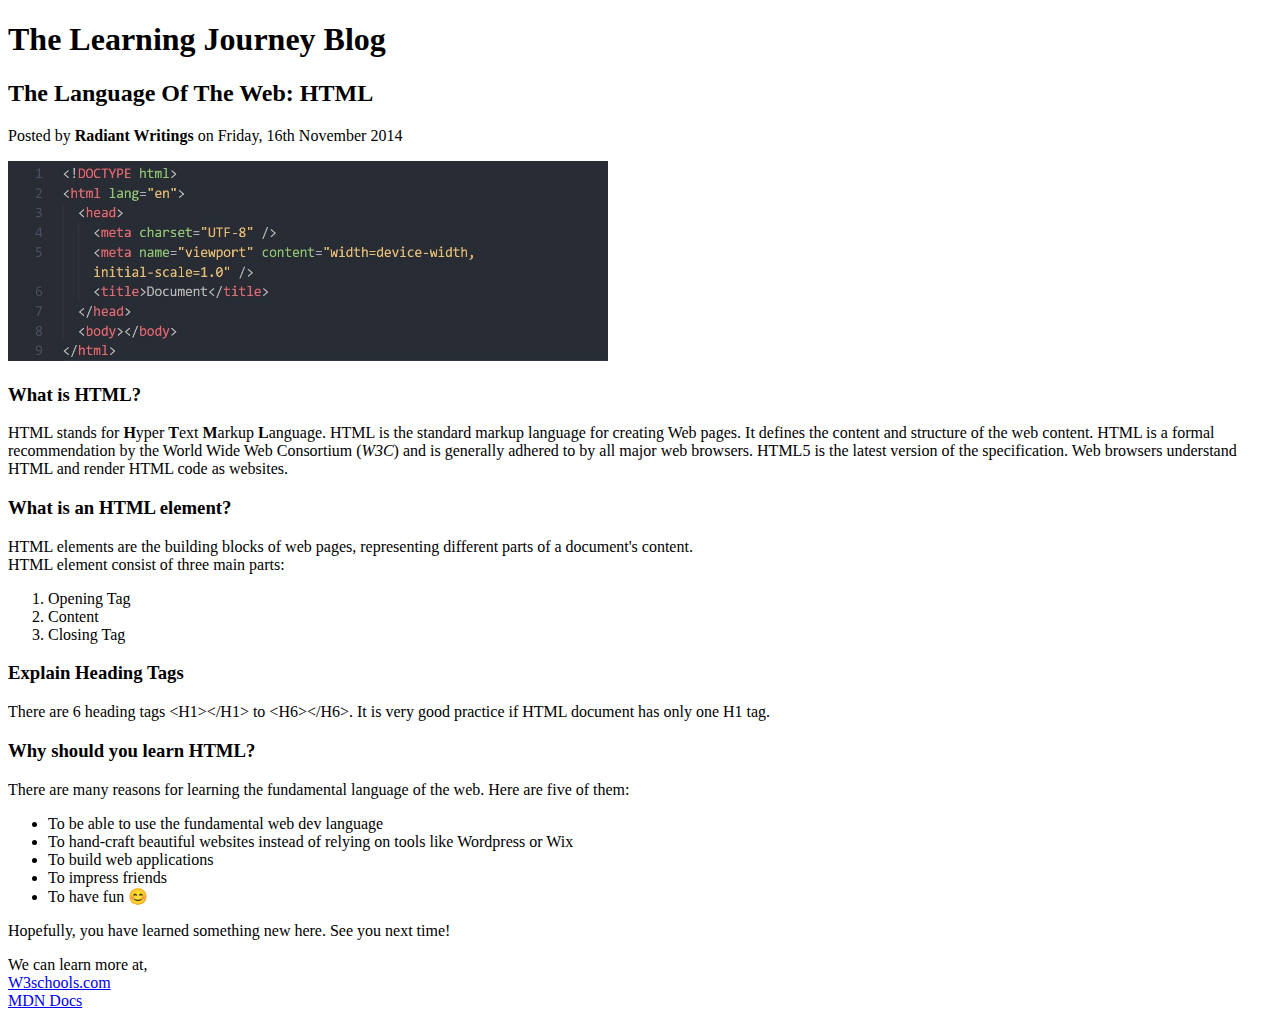
<file: html-fundamentals/index.html>
<!DOCTYPE html>
<html lang="en">
  <head>
    <meta charset="UTF-8" />
    <title>HTML Fundamentals</title>
  </head>
  <body>
    <!--
    <h1>Basic Language Of The Web: HTML</h1>
    <h2>Basic Language Of The Web: HTML</h2>
    <h3>Basic Language Of The Web: HTML</h3>
    <h4>Basic Language Of The Web: HTML</h4>
    <h5>Basic Language Of The Web: HTML</h5>
    <h6>Basic Language Of The Web: HTML</h6>
    -->
    <h1>The Learning Journey Blog</h1>
    <h2>The Language Of The Web: HTML</h2>
    <p>Posted by <strong>Radiant Writings</strong> on Friday, 16th November 2014</p>
    <img src="images/code.jpg" alt="HTML Code Image" width="600" height="200" />
    <h3>What is HTML?</h3>
    <p>
      HTML stands for <strong>H</strong>yper <strong>T</strong>ext <strong>M</strong>arkup <strong>L</strong>anguage. HTML is the standard markup
      language for creating Web pages. It defines the content and structure of
      the web content. HTML is a formal recommendation by the World Wide Web
      Consortium (<em>W3C</em>) and is generally adhered to by all major web browsers.
      HTML5 is the latest version of the specification.  Web browsers understand HTML and render HTML code as websites.
    </p>
    <h3>What is an HTML element?</h3>
    <p>HTML elements are the building blocks of web pages, representing different parts of a document's content. <br>
      HTML element consist of three main parts:
      <ol>
        <li>Opening Tag</li>
        <li>Content</li>
        <li>Closing Tag</li>
      </ol>
    </p>
    <h3>Explain Heading Tags</h3>
    <p>There are 6 heading tags
      &lt;H1&gt;&lt;/H1&gt; to &lt;H6&gt;&lt;/H6&gt;. It is very good practice if HTML document has only one H1 tag. </p>
      <h3>Why should you learn HTML?</h3>
      <p>There are many reasons for learning the fundamental language of the web.  Here are five of them:</p>
        <ul>
          <li>To be able to use the fundamental web dev language </li>
          <li>To hand-craft beautiful websites instead of relying on tools like Wordpress or Wix</li>
          <li>To build web applications</li>
          <li>To impress friends</li>
          <li>To have fun 😊</li>
        </ul>
        <p>
        Hopefully, you have learned something new here.  See you next time!
        </p>
      <p>We can learn more at, <br>
      <a href="https://www.w3schools.com/html/">W3schools.com</a> <br>
      <a href="https://developer.mozilla.org/en-US/docs/Web/HTML">MDN Docs</a></p>
  </body>
</html>
</file>
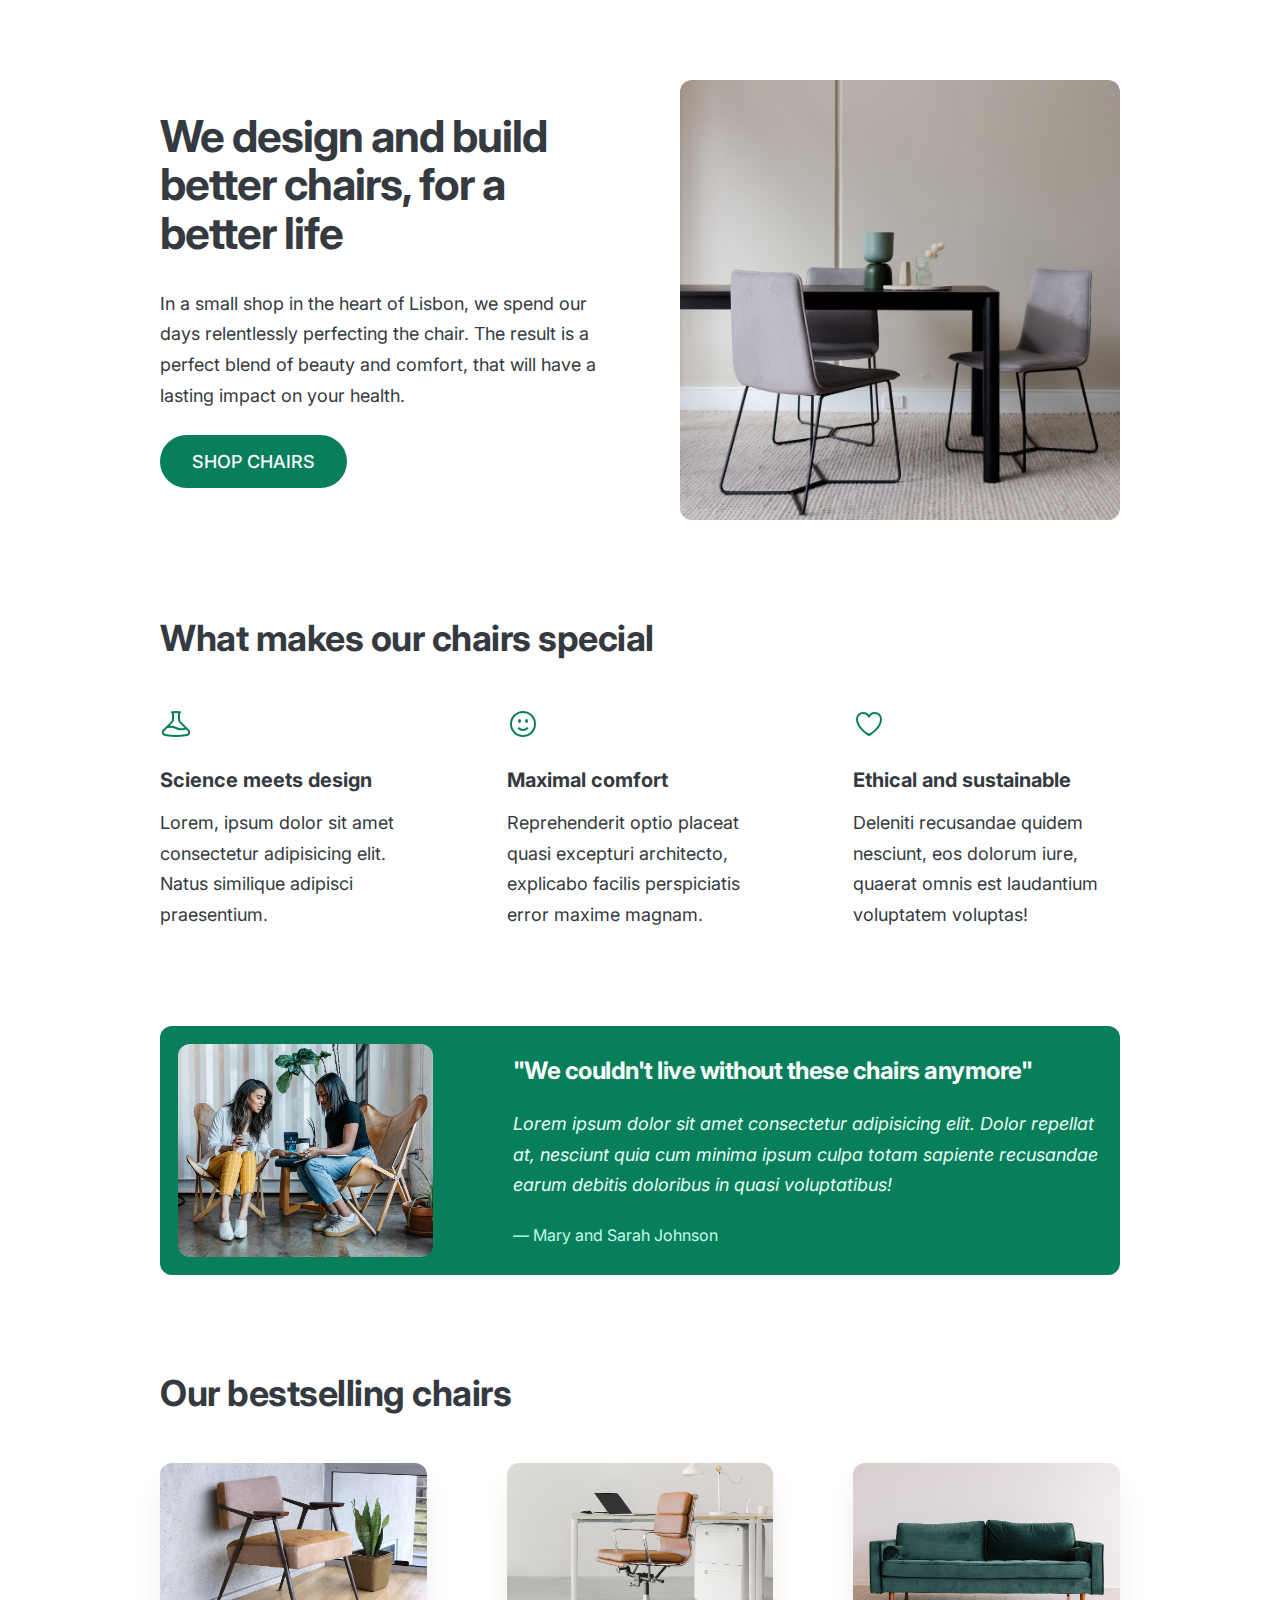
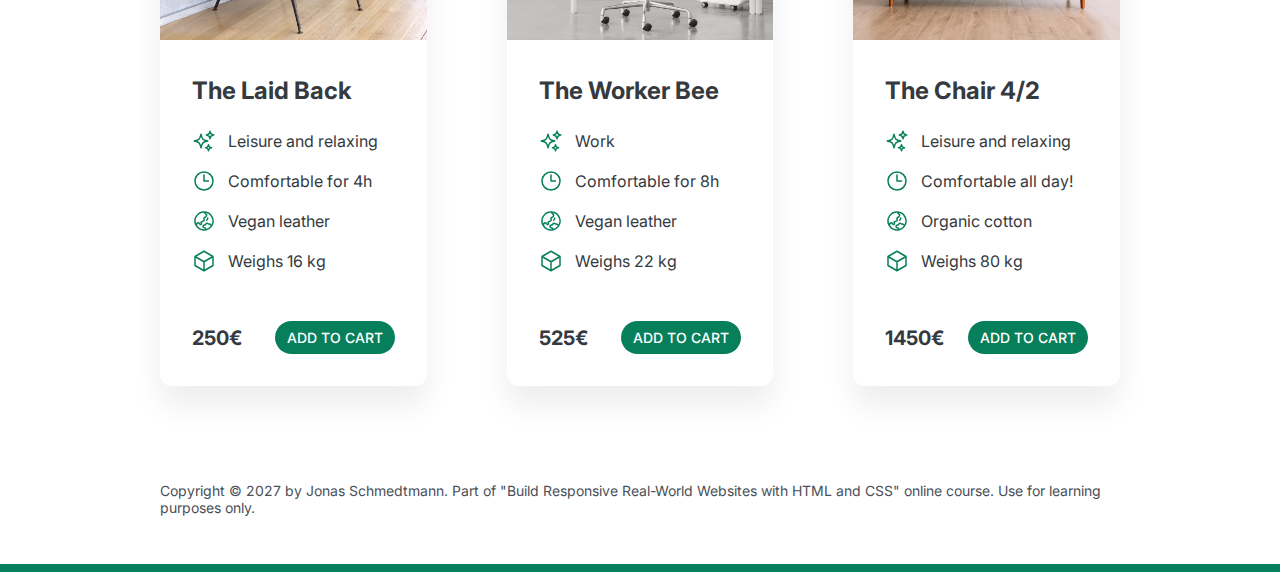
<file: Design/html/index.html>
<!DOCTYPE html>
<html lang="en">
  <head>
    <meta charset="UTF-8" />
    <meta http-equiv="X-UA-Compatible" content="IE=edge" />
    <meta name="viewport" content="width=device-width, initial-scale=1.0" />

    <link rel="preconnect" href="https://fonts.googleapis.com" />
    <link rel="preconnect" href="https://fonts.gstatic.com" crossorigin />
    <link
      href="https://fonts.googleapis.com/css2?family=Inter:ital,opsz,wght@0,14..32,100..900;1,14..32,100..900&display=swap"
      rel="stylesheet"
    />

    <link rel="stylesheet" href="../css/style.css" />

    <title>Lisbon Chair Shop</title>
  </head>
  <body>
    <div class="container">
      <header>
        <div class="header-text-box">
          <h1>We design and build better chairs, for a better life</h1>
          <p class="header-text">
            In a small shop in the heart of Lisbon, we spend our days
            relentlessly perfecting the chair. The result is a perfect blend of
            beauty and comfort, that will have a lasting impact on your health.
          </p>
          <a class="btn btn--big" href="#">Shop chairs</a>
        </div>
        <img src="../images/hero.jpg" alt="Photo" />
      </header>

      <section>
        <h2>What makes our chairs special</h2>
        <div class="grid-3-cols">
          <div>
            <svg
              xmlns="http://www.w3.org/2000/svg"
              fill="none"
              viewBox="0 0 24 24"
              stroke-width="1.5"
              stroke="currentColor"
              class="features-icon"
            >
              <path
                stroke-linecap="round"
                stroke-linejoin="round"
                d="M9.75 3.104v5.714a2.25 2.25 0 0 1-.659 1.591L5 14.5M9.75 3.104c-.251.023-.501.05-.75.082m.75-.082a24.301 24.301 0 0 1 4.5 0m0 0v5.714c0 .597.237 1.17.659 1.591L19.8 15.3M14.25 3.104c.251.023.501.05.75.082M19.8 15.3l-1.57.393A9.065 9.065 0 0 1 12 15a9.065 9.065 0 0 0-6.23-.693L5 14.5m14.8.8 1.402 1.402c1.232 1.232.65 3.318-1.067 3.611A48.309 48.309 0 0 1 12 21c-2.773 0-5.491-.235-8.135-.687-1.718-.293-2.3-2.379-1.067-3.61L5 14.5"
              />
            </svg>

            <p class="features-title"><strong>Science meets design</strong></p>
            <p class="features-text">
              Lorem, ipsum dolor sit amet consectetur adipisicing elit. Natus
              similique adipisci praesentium.
            </p>
          </div>

          <div>
            <svg
              xmlns="http://www.w3.org/2000/svg"
              fill="none"
              viewBox="0 0 24 24"
              stroke-width="1.5"
              stroke="currentColor"
              class="features-icon"
            >
              <path
                stroke-linecap="round"
                stroke-linejoin="round"
                d="M15.182 15.182a4.5 4.5 0 0 1-6.364 0M21 12a9 9 0 1 1-18 0 9 9 0 0 1 18 0ZM9.75 9.75c0 .414-.168.75-.375.75S9 10.164 9 9.75 9.168 9 9.375 9s.375.336.375.75Zm-.375 0h.008v.015h-.008V9.75Zm5.625 0c0 .414-.168.75-.375.75s-.375-.336-.375-.75.168-.75.375-.75.375.336.375.75Zm-.375 0h.008v.015h-.008V9.75Z"
              />
            </svg>

            <p class="features-title">
              <strong>Maximal comfort</strong>
            </p>
            <p class="features-text">
              Reprehenderit optio placeat quasi excepturi architecto, explicabo
              facilis perspiciatis error maxime magnam.
            </p>
          </div>

          <div>
            <svg
              xmlns="http://www.w3.org/2000/svg"
              fill="none"
              viewBox="0 0 24 24"
              stroke-width="1.5"
              stroke="currentColor"
              class="features-icon"
            >
              <path
                stroke-linecap="round"
                stroke-linejoin="round"
                d="M21 8.25c0-2.485-2.099-4.5-4.688-4.5-1.935 0-3.597 1.126-4.312 2.733-.715-1.607-2.377-2.733-4.313-2.733C5.1 3.75 3 5.765 3 8.25c0 7.22 9 12 9 12s9-4.78 9-12Z"
              />
            </svg>

            <p class="features-title">
              <strong>Ethical and sustainable</strong>
            </p>
            <p class="features-text">
              Deleniti recusandae quidem nesciunt, eos dolorum iure, quaerat
              omnis est laudantium voluptatem voluptas!
            </p>
          </div>
        </div>
      </section>

      <section class="testimonial-section">
        <div class="grid-3-cols">
          <img src="../images/customers.jpg" alt="People sitting on chairs" />
          <div class="testimonial-box">
            <h2>"We couldn't live without these chairs anymore"</h2>
            <blockquote class="testimonial-text">
              Lorem ipsum dolor sit amet consectetur adipisicing elit. Dolor
              repellat at, nesciunt quia cum minima ipsum culpa totam sapiente
              recusandae earum debitis doloribus in quasi voluptatibus!
            </blockquote>
            <p class="testimonial-author">&mdash; Mary and Sarah Johnson</p>
          </div>
        </div>
      </section>

      <section>
        <h2>Our bestselling chairs</h2>
        <div class="grid-3-cols">
          <figure class="chair">
            <img src="../images/chair-1.jpg" alt="Chair" />
            <div class="chair-box">
              <h3>The Laid Back</h3>
              <ul class="chair-details">
                <li>
                  <!-- Span is a generic INLINE text element, it doesn't have any meaning. It's like a div element, but inline -->
                  <svg
                    xmlns="http://www.w3.org/2000/svg"
                    fill="none"
                    viewBox="0 0 24 24"
                    stroke-width="1.5"
                    stroke="currentColor"
                    class="chair-icon"
                  >
                    <path
                      stroke-linecap="round"
                      stroke-linejoin="round"
                      d="M9.813 15.904 9 18.75l-.813-2.846a4.5 4.5 0 0 0-3.09-3.09L2.25 12l2.846-.813a4.5 4.5 0 0 0 3.09-3.09L9 5.25l.813 2.846a4.5 4.5 0 0 0 3.09 3.09L15.75 12l-2.846.813a4.5 4.5 0 0 0-3.09 3.09ZM18.259 8.715 18 9.75l-.259-1.035a3.375 3.375 0 0 0-2.455-2.456L14.25 6l1.036-.259a3.375 3.375 0 0 0 2.455-2.456L18 2.25l.259 1.035a3.375 3.375 0 0 0 2.456 2.456L21.75 6l-1.035.259a3.375 3.375 0 0 0-2.456 2.456ZM16.894 20.567 16.5 21.75l-.394-1.183a2.25 2.25 0 0 0-1.423-1.423L13.5 18.75l1.183-.394a2.25 2.25 0 0 0 1.423-1.423l.394-1.183.394 1.183a2.25 2.25 0 0 0 1.423 1.423l1.183.394-1.183.394a2.25 2.25 0 0 0-1.423 1.423Z"
                    />
                  </svg>

                  <span>Leisure and relaxing</span>
                </li>
                <li>
                  <svg
                    xmlns="http://www.w3.org/2000/svg"
                    fill="none"
                    viewBox="0 0 24 24"
                    stroke-width="1.5"
                    stroke="currentColor"
                    class="chair-icon"
                  >
                    <path
                      stroke-linecap="round"
                      stroke-linejoin="round"
                      d="M12 6v6h4.5m4.5 0a9 9 0 1 1-18 0 9 9 0 0 1 18 0Z"
                    />
                  </svg>

                  <span>Comfortable for 4h</span>
                </li>
                <li>
                  <svg
                    xmlns="http://www.w3.org/2000/svg"
                    fill="none"
                    viewBox="0 0 24 24"
                    stroke-width="1.5"
                    stroke="currentColor"
                    class="chair-icon"
                  >
                    <path
                      stroke-linecap="round"
                      stroke-linejoin="round"
                      d="M12.75 3.03v.568c0 .334.148.65.405.864l1.068.89c.442.369.535 1.01.216 1.49l-.51.766a2.25 2.25 0 0 1-1.161.886l-.143.048a1.107 1.107 0 0 0-.57 1.664c.369.555.169 1.307-.427 1.605L9 13.125l.423 1.059a.956.956 0 0 1-1.652.928l-.679-.906a1.125 1.125 0 0 0-1.906.172L4.5 15.75l-.612.153M12.75 3.031a9 9 0 0 0-8.862 12.872M12.75 3.031a9 9 0 0 1 6.69 14.036m0 0-.177-.529A2.25 2.25 0 0 0 17.128 15H16.5l-.324-.324a1.453 1.453 0 0 0-2.328.377l-.036.073a1.586 1.586 0 0 1-.982.816l-.99.282c-.55.157-.894.702-.8 1.267l.073.438c.08.474.49.821.97.821.846 0 1.598.542 1.865 1.345l.215.643m5.276-3.67a9.012 9.012 0 0 1-5.276 3.67m0 0a9 9 0 0 1-10.275-4.835M15.75 9c0 .896-.393 1.7-1.016 2.25"
                    />
                  </svg>

                  <span>Vegan leather</span>
                </li>
                <li>
                  <svg
                    xmlns="http://www.w3.org/2000/svg"
                    fill="none"
                    viewBox="0 0 24 24"
                    stroke-width="1.5"
                    stroke="currentColor"
                    class="chair-icon"
                  >
                    <path
                      stroke-linecap="round"
                      stroke-linejoin="round"
                      d="m21 7.5-9-5.25L3 7.5m18 0-9 5.25m9-5.25v9l-9 5.25M3 7.5l9 5.25M3 7.5v9l9 5.25m0-9v9"
                    />
                  </svg>

                  <span>Weighs 16 kg</span>
                </li>
              </ul>
              <div class="chair-price">
                <strong>250€</strong>
                <a href="#" class="btn btn--small">Add to cart</a>
              </div>
            </div>
          </figure>

          <figure class="chair">
            <img src="../images/chair-2.jpg" alt="Chair" />
            <div class="chair-box">
              <h3>The Worker Bee</h3>
              <ul class="chair-details">
                <li>
                  <svg
                    xmlns="http://www.w3.org/2000/svg"
                    fill="none"
                    viewBox="0 0 24 24"
                    stroke-width="1.5"
                    stroke="currentColor"
                    class="chair-icon"
                  >
                    <path
                      stroke-linecap="round"
                      stroke-linejoin="round"
                      d="M9.813 15.904 9 18.75l-.813-2.846a4.5 4.5 0 0 0-3.09-3.09L2.25 12l2.846-.813a4.5 4.5 0 0 0 3.09-3.09L9 5.25l.813 2.846a4.5 4.5 0 0 0 3.09 3.09L15.75 12l-2.846.813a4.5 4.5 0 0 0-3.09 3.09ZM18.259 8.715 18 9.75l-.259-1.035a3.375 3.375 0 0 0-2.455-2.456L14.25 6l1.036-.259a3.375 3.375 0 0 0 2.455-2.456L18 2.25l.259 1.035a3.375 3.375 0 0 0 2.456 2.456L21.75 6l-1.035.259a3.375 3.375 0 0 0-2.456 2.456ZM16.894 20.567 16.5 21.75l-.394-1.183a2.25 2.25 0 0 0-1.423-1.423L13.5 18.75l1.183-.394a2.25 2.25 0 0 0 1.423-1.423l.394-1.183.394 1.183a2.25 2.25 0 0 0 1.423 1.423l1.183.394-1.183.394a2.25 2.25 0 0 0-1.423 1.423Z"
                    />
                  </svg>

                  <span>Work</span>
                </li>
                <li>
                  <svg
                    xmlns="http://www.w3.org/2000/svg"
                    fill="none"
                    viewBox="0 0 24 24"
                    stroke-width="1.5"
                    stroke="currentColor"
                    class="chair-icon"
                  >
                    <path
                      stroke-linecap="round"
                      stroke-linejoin="round"
                      d="M12 6v6h4.5m4.5 0a9 9 0 1 1-18 0 9 9 0 0 1 18 0Z"
                    />
                  </svg>
                  <span>Comfortable for 8h</span>
                </li>
                <li>
                  <svg
                    xmlns="http://www.w3.org/2000/svg"
                    fill="none"
                    viewBox="0 0 24 24"
                    stroke-width="1.5"
                    stroke="currentColor"
                    class="chair-icon"
                  >
                    <path
                      stroke-linecap="round"
                      stroke-linejoin="round"
                      d="M12.75 3.03v.568c0 .334.148.65.405.864l1.068.89c.442.369.535 1.01.216 1.49l-.51.766a2.25 2.25 0 0 1-1.161.886l-.143.048a1.107 1.107 0 0 0-.57 1.664c.369.555.169 1.307-.427 1.605L9 13.125l.423 1.059a.956.956 0 0 1-1.652.928l-.679-.906a1.125 1.125 0 0 0-1.906.172L4.5 15.75l-.612.153M12.75 3.031a9 9 0 0 0-8.862 12.872M12.75 3.031a9 9 0 0 1 6.69 14.036m0 0-.177-.529A2.25 2.25 0 0 0 17.128 15H16.5l-.324-.324a1.453 1.453 0 0 0-2.328.377l-.036.073a1.586 1.586 0 0 1-.982.816l-.99.282c-.55.157-.894.702-.8 1.267l.073.438c.08.474.49.821.97.821.846 0 1.598.542 1.865 1.345l.215.643m5.276-3.67a9.012 9.012 0 0 1-5.276 3.67m0 0a9 9 0 0 1-10.275-4.835M15.75 9c0 .896-.393 1.7-1.016 2.25"
                    />
                  </svg>
                  <span>Vegan leather</span>
                </li>
                <li>
                  <svg
                    xmlns="http://www.w3.org/2000/svg"
                    fill="none"
                    viewBox="0 0 24 24"
                    stroke-width="1.5"
                    stroke="currentColor"
                    class="chair-icon"
                  >
                    <path
                      stroke-linecap="round"
                      stroke-linejoin="round"
                      d="m21 7.5-9-5.25L3 7.5m18 0-9 5.25m9-5.25v9l-9 5.25M3 7.5l9 5.25M3 7.5v9l9 5.25m0-9v9"
                    />
                  </svg>

                  <span>Weighs 22 kg</span>
                </li>
              </ul>
              <div class="chair-price">
                <strong>525€</strong>
                <a href="#" class="btn btn--small">Add to cart</a>
              </div>
            </div>
          </figure>

          <figure class="chair">
            <img src="../images/chair-3.jpg" alt="Chair" />
            <div class="chair-box">
              <h3>The Chair 4/2</h3>
              <ul class="chair-details">
                <li>
                  <svg
                    xmlns="http://www.w3.org/2000/svg"
                    fill="none"
                    viewBox="0 0 24 24"
                    stroke-width="1.5"
                    stroke="currentColor"
                    class="chair-icon"
                  >
                    <path
                      stroke-linecap="round"
                      stroke-linejoin="round"
                      d="M9.813 15.904 9 18.75l-.813-2.846a4.5 4.5 0 0 0-3.09-3.09L2.25 12l2.846-.813a4.5 4.5 0 0 0 3.09-3.09L9 5.25l.813 2.846a4.5 4.5 0 0 0 3.09 3.09L15.75 12l-2.846.813a4.5 4.5 0 0 0-3.09 3.09ZM18.259 8.715 18 9.75l-.259-1.035a3.375 3.375 0 0 0-2.455-2.456L14.25 6l1.036-.259a3.375 3.375 0 0 0 2.455-2.456L18 2.25l.259 1.035a3.375 3.375 0 0 0 2.456 2.456L21.75 6l-1.035.259a3.375 3.375 0 0 0-2.456 2.456ZM16.894 20.567 16.5 21.75l-.394-1.183a2.25 2.25 0 0 0-1.423-1.423L13.5 18.75l1.183-.394a2.25 2.25 0 0 0 1.423-1.423l.394-1.183.394 1.183a2.25 2.25 0 0 0 1.423 1.423l1.183.394-1.183.394a2.25 2.25 0 0 0-1.423 1.423Z"
                    />
                  </svg>

                  <span>Leisure and relaxing</span>
                </li>
                <li>
                  <svg
                    xmlns="http://www.w3.org/2000/svg"
                    fill="none"
                    viewBox="0 0 24 24"
                    stroke-width="1.5"
                    stroke="currentColor"
                    class="chair-icon"
                  >
                    <path
                      stroke-linecap="round"
                      stroke-linejoin="round"
                      d="M12 6v6h4.5m4.5 0a9 9 0 1 1-18 0 9 9 0 0 1 18 0Z"
                    />
                  </svg>
                  <span>Comfortable all day!</span>
                </li>
                <li>
                  <svg
                    xmlns="http://www.w3.org/2000/svg"
                    fill="none"
                    viewBox="0 0 24 24"
                    stroke-width="1.5"
                    stroke="currentColor"
                    class="chair-icon"
                  >
                    <path
                      stroke-linecap="round"
                      stroke-linejoin="round"
                      d="M12.75 3.03v.568c0 .334.148.65.405.864l1.068.89c.442.369.535 1.01.216 1.49l-.51.766a2.25 2.25 0 0 1-1.161.886l-.143.048a1.107 1.107 0 0 0-.57 1.664c.369.555.169 1.307-.427 1.605L9 13.125l.423 1.059a.956.956 0 0 1-1.652.928l-.679-.906a1.125 1.125 0 0 0-1.906.172L4.5 15.75l-.612.153M12.75 3.031a9 9 0 0 0-8.862 12.872M12.75 3.031a9 9 0 0 1 6.69 14.036m0 0-.177-.529A2.25 2.25 0 0 0 17.128 15H16.5l-.324-.324a1.453 1.453 0 0 0-2.328.377l-.036.073a1.586 1.586 0 0 1-.982.816l-.99.282c-.55.157-.894.702-.8 1.267l.073.438c.08.474.49.821.97.821.846 0 1.598.542 1.865 1.345l.215.643m5.276-3.67a9.012 9.012 0 0 1-5.276 3.67m0 0a9 9 0 0 1-10.275-4.835M15.75 9c0 .896-.393 1.7-1.016 2.25"
                    />
                  </svg>
                  <span>Organic cotton</span>
                </li>
                <li>
                  <svg
                    xmlns="http://www.w3.org/2000/svg"
                    fill="none"
                    viewBox="0 0 24 24"
                    stroke-width="1.5"
                    stroke="currentColor"
                    class="chair-icon"
                  >
                    <path
                      stroke-linecap="round"
                      stroke-linejoin="round"
                      d="m21 7.5-9-5.25L3 7.5m18 0-9 5.25m9-5.25v9l-9 5.25M3 7.5l9 5.25M3 7.5v9l9 5.25m0-9v9"
                    />
                  </svg>

                  <span>Weighs 80 kg</span>
                </li>
              </ul>
              <div class="chair-price">
                <strong>1450€</strong>
                <a href="#" class="btn btn--small">Add to cart</a>
              </div>
            </div>
          </figure>
        </div>
      </section>

      <footer>
        Copyright &copy; 2027 by Jonas Schmedtmann. Part of "Build Responsive
        Real-World Websites with HTML and CSS" online course. Use for learning
        purposes only.
      </footer>
    </div>
  </body>
</html>
</file>
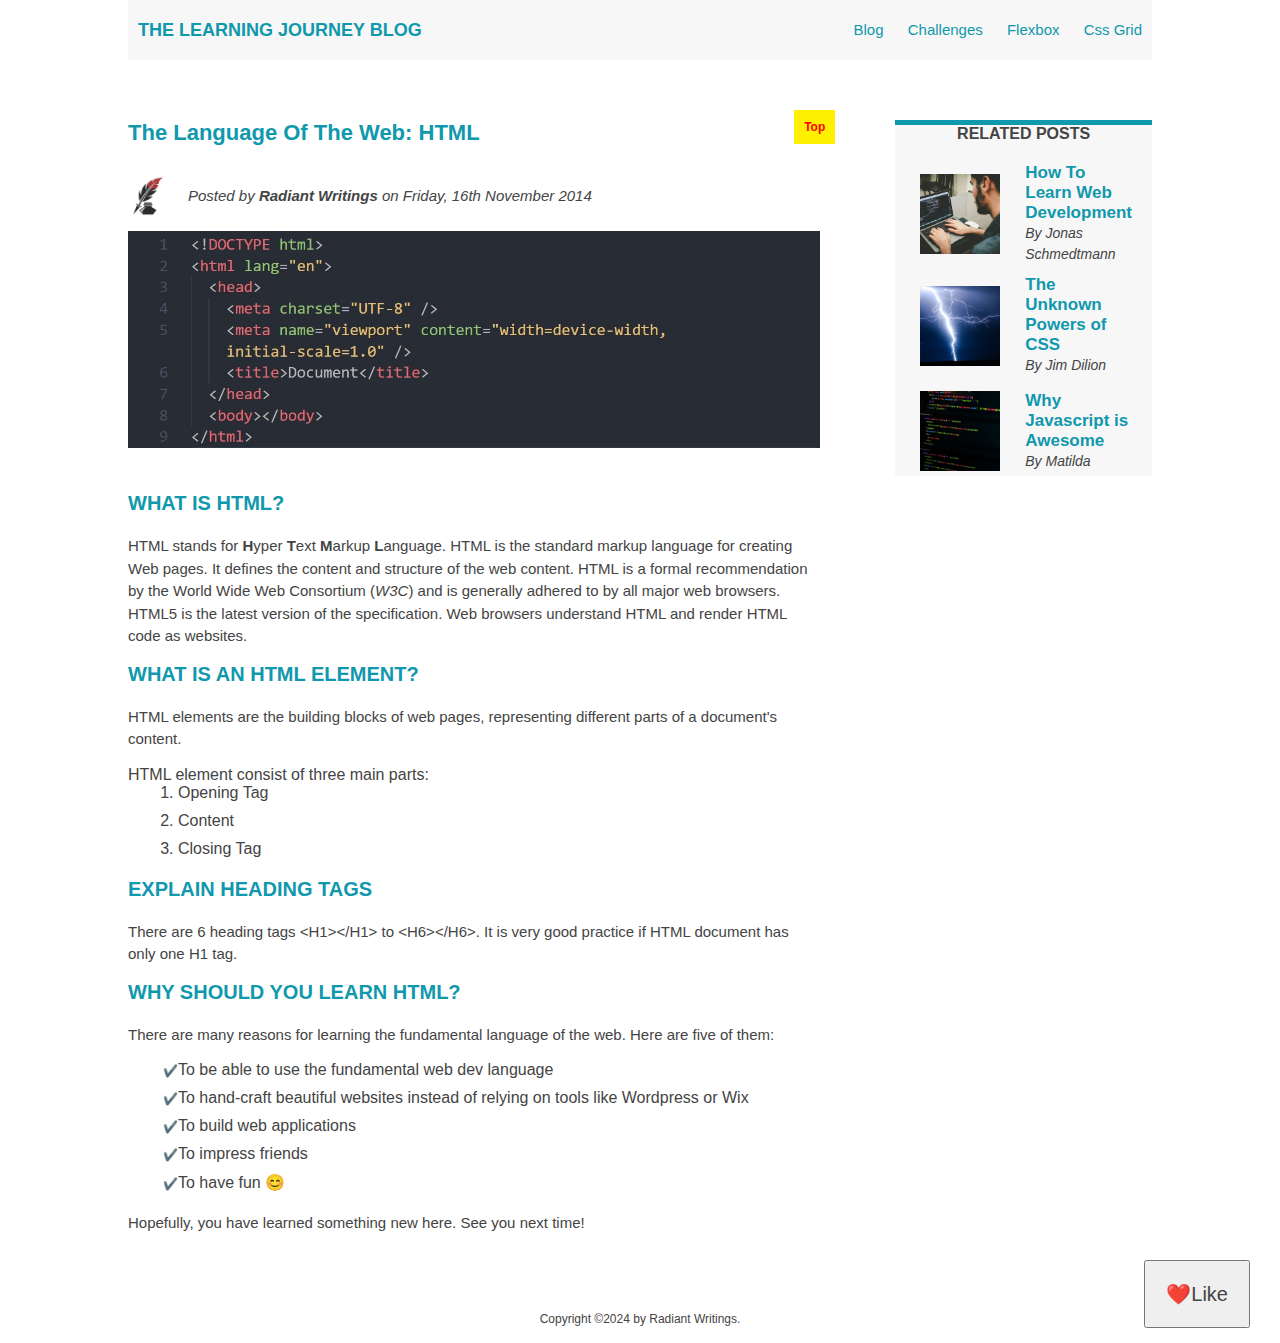
<file: html-fundamentals/html-files/index.html>
<!DOCTYPE html>
<html lang="en">
  <head>
    <meta charset="UTF-8" />
    <title>HTML Fundamentals</title>
    <link rel="stylesheet" href="../css/style.css" />
  </head>
  <body>
    <!--
    <h1>Basic Language Of The Web: HTML</h1>
    <h2>Basic Language Of The Web: HTML</h2>
    <h3>Basic Language Of The Web: HTML</h3>
    <h4>Basic Language Of The Web: HTML</h4>
    <h5>Basic Language Of The Web: HTML</h5>
    <h6>Basic Language Of The Web: HTML</h6>
    -->
    <div class="container">
      <nav class="main-header">
        <h1 id="header" class="header">The Learning Journey Blog</h1>
        <p>
          <a href="./blog.html">Blog</a>
          <a href="./challenge.html">Challenges</a>
          <a href="./flexbox.html">Flexbox</a>
          <a href="./css-grid.html">Css Grid</a>
        </p>
      </nav>
      <article>
        <div>
          <header class="post-header">
            <h2>The Language Of The Web: HTML</h2>
            <div class="author-block">
              <img
                src="../images/author.jpg"
                alt="Author Logo"
                id="author-logo"
              />
              <p id="author">
                Posted by <strong>Radiant Writings</strong> on Friday, 16th
                November 2014
              </p>
            </div>
            <img
              src="../images/code.jpg"
              alt="HTML Code Image"
              class="post-image"
            />
          </header>
          <h3 class="header">What is HTML?</h3>
          <p>
            HTML stands for <strong>H</strong>yper <strong>T</strong>ext
            <strong>M</strong>arkup <strong>L</strong>anguage. HTML is the
            standard markup language for creating Web pages. It defines the
            content and structure of the web content. HTML is a formal
            recommendation by the World Wide Web Consortium (<em>W3C</em>) and
            is generally adhered to by all major web browsers. HTML5 is the
            latest version of the specification. Web browsers understand HTML
            and render HTML code as websites.
          </p>
          <h3 class="header">What is an HTML element?</h3>
          <p>
            HTML elements are the building blocks of web pages, representing
            different parts of a document's content. <br />
          </p>
          HTML element consist of three main parts:

          <ol>
            <li>Opening Tag</li>
            <li>Content</li>
            <li>Closing Tag</li>
          </ol>

          <h3 class="header">Explain Heading Tags</h3>
          <p>
            There are 6 heading tags &lt;H1&gt;&lt;/H1&gt; to
            &lt;H6&gt;&lt;/H6&gt;. It is very good practice if HTML document has
            only one H1 tag.
          </p>
          <h3 class="header">Why should you learn HTML?</h3>
          <p>
            There are many reasons for learning the fundamental language of the
            web. Here are five of them:
          </p>
          <ul class="why-learn">
            <li>To be able to use the fundamental web dev language</li>
            <li>
              To hand-craft beautiful websites instead of relying on tools like
              Wordpress or Wix
            </li>
            <li>To build web applications</li>
            <li>To impress friends</li>
            <li>To have fun 😊</li>
          </ul>
          <p>
            Hopefully, you have learned something new here. See you next time!
          </p>
        </div>
        <div>
          <aside>
            <h4 class="header">Related posts</h4>
            <ul class="related">
              <li class="related-post-list">
                <img
                  src="../images/related-1.jpg"
                  alt="How to learn web development"
                  class="related-posts-image"
                />
                <div>
                  <a href="#" class="related-link"
                    >How To Learn Web Development</a
                  >
                  <p class="related-author">By Jonas Schmedtmann</p>
                </div>
              </li>
              <li class="related-post-list">
                <img
                  src="../images/related-2.jpg"
                  alt="How to learn web development"
                  class="related-posts-image"
                />
                <div>
                  <a href="#" class="related-link">The Unknown Powers of CSS</a>
                  <p class="related-author">By Jim Dilion</p>
                </div>
              </li>
              <li class="related-post-list">
                <img
                  src="../images/related-3.jpg"
                  alt="How to learn web development"
                  class="related-posts-image"
                />
                <div>
                  <a href="#" class="related-link">Why Javascript is Awesome</a>
                  <p class="related-author">By Matilda</p>
                </div>
              </li>
            </ul>
          </aside>
        </div>
      </article>
      <footer>
        <p id="copyright">Copyright &copy;2024 by Radiant Writings.</p>
      </footer>
    </div>
    <button class="like-button">❤️Like</button>
  </body>
</html>
</file>
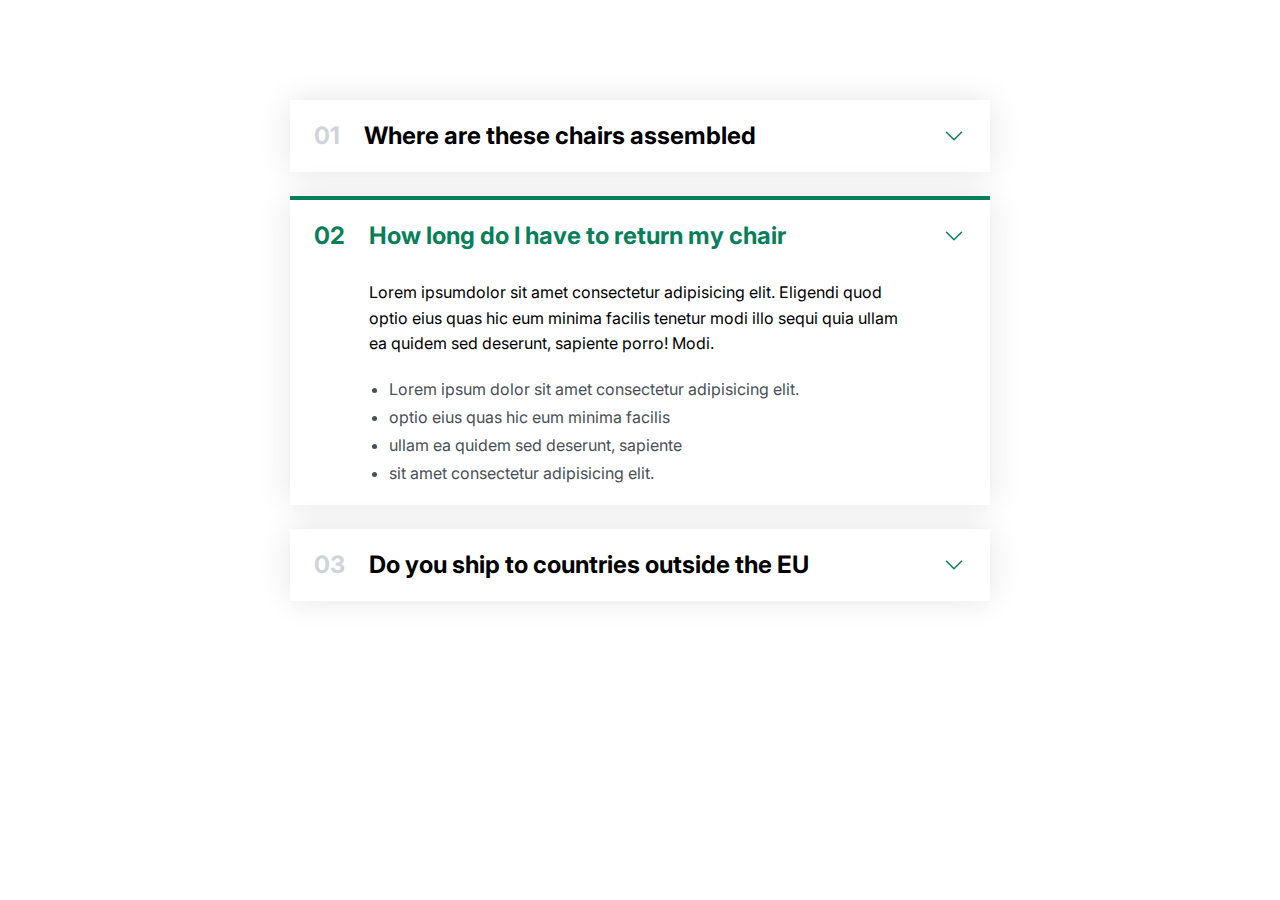
<file: Components/01-accordion.html>
<!DOCTYPE html>
<html lang="en">
  <head>
    <meta charset="UTF-8" />
    <meta name="viewport" content="width=device-width, initial-scale=1.0" />

    <link
      href="https://fonts.googleapis.com/css2?family=Inter:ital,opsz,wght@0,14..32,100..900;1,14..32,100..900&display=swap"
      rel="stylesheet"
    />

    <title>Accordian Component</title>
    <style>
      /*
      SPACING SYSTEM (px)
      2 / 4 / 8 / 12 / 16 / 24 / 32 / 48 / 64 / 80 / 96 / 128

      FONT SIZE SYSTEM (px)
      10 / 12 / 14 / 16 / 18 / 20 / 24 / 30 / 36 / 44 / 52 / 62 / 74 / 86 / 98
      */

      /* Main Color: #087f5b  
        Grey color: #343a40
      */
      * {
        margin: 0;
        padding: 0;
        box-sizing: border-box;
      }

      body {
        font-family: "Inter", sans-serif;
        line-height: 1;
      }
      .accordian {
        width: 700px;
        margin: 100px auto;
        background-color: #fff;
        display: flex;
        flex-direction: column;
        gap: 24px;
      }

      .item {
        box-shadow: 0 0 32px rgba(0, 0, 0, 0.1);
        padding: 24px;
        display: grid;
        grid-template-columns: auto 1fr auto;
        column-gap: 24px;
        row-gap: 32px;
        align-items: center;
      }

      .number,
      .text {
        font-size: 24px;
        font-weight: bold;
        /* color: #087f5b; */
      }

      .number {
        color: #ced4da;
      }

      .icon {
        width: 24px;
        height: 24px;
        stroke: #087f5b;
      }

      .hidden-box {
        grid-column: 2;
        display: none;
      }

      .hidden-box p {
        line-height: 1.6;
        margin-bottom: 24px;
      }

      .hidden-box ul {
        color: #495057;
        margin-left: 20px;

        display: flex;
        flex-direction: column;
        gap: 12px;
      }

      .open {
        border-top: 4px solid #087f5b;
      }

      .open .hidden-box {
        display: block;
      }

      .open .number,
      .open .text {
        color: #087f5b;
      }
    </style>
  </head>
  <body>
    <div class="accordian">
      <div class="item">
        <p class="number">01</p>
        <p class="text">Where are these chairs assembled</p>
        <svg
          xmlns="http://www.w3.org/2000/svg"
          fill="none"
          viewBox="0 0 24 24"
          stroke-width="1.5"
          stroke="currentColor"
          class="icon"
        >
          <path
            stroke-linecap="round"
            stroke-linejoin="round"
            d="m19.5 8.25-7.5 7.5-7.5-7.5"
          />
        </svg>
        <div class="hidden-box">
          <p>
            Lorem ipsumdolor sit amet consectetur adipisicing elit. Eligendi
            quod optio eius quas hic eum minima facilis tenetur modi illo sequi
            quia ullam ea quidem sed deserunt, sapiente porro! Modi.
          </p>
          <ul>
            <li>Lorem ipsum dolor sit amet consectetur adipisicing elit.</li>
            <li>optio eius quas hic eum minima facilis</li>
            <li>ullam ea quidem sed deserunt, sapiente</li>
            <li>sit amet consectetur adipisicing elit.</li>
          </ul>
        </div>
      </div>

      <div class="item open">
        <p class="number">02</p>
        <p class="text">How long do I have to return my chair</p>
        <svg
          xmlns="http://www.w3.org/2000/svg"
          fill="none"
          viewBox="0 0 24 24"
          stroke-width="1.5"
          stroke="currentColor"
          class="icon"
        >
          <path
            stroke-linecap="round"
            stroke-linejoin="round"
            d="m19.5 8.25-7.5 7.5-7.5-7.5"
          />
        </svg>
        <div class="hidden-box">
          <p>
            Lorem ipsumdolor sit amet consectetur adipisicing elit. Eligendi
            quod optio eius quas hic eum minima facilis tenetur modi illo sequi
            quia ullam ea quidem sed deserunt, sapiente porro! Modi.
          </p>
          <ul>
            <li>Lorem ipsum dolor sit amet consectetur adipisicing elit.</li>
            <li>optio eius quas hic eum minima facilis</li>
            <li>ullam ea quidem sed deserunt, sapiente</li>
            <li>sit amet consectetur adipisicing elit.</li>
          </ul>
        </div>
      </div>

      <div class="item">
        <p class="number">03</p>
        <p class="text">Do you ship to countries outside the EU</p>
        <svg
          xmlns="http://www.w3.org/2000/svg"
          fill="none"
          viewBox="0 0 24 24"
          stroke-width="1.5"
          stroke="currentColor"
          class="icon"
        >
          <path
            stroke-linecap="round"
            stroke-linejoin="round"
            d="m19.5 8.25-7.5 7.5-7.5-7.5"
          />
        </svg>
        <div class="hidden-box">
          <p>
            Lorem ipsumdolor sit amet consectetur adipisicing elit. Eligendi
            quod optio eius quas hic eum minima facilis tenetur modi illo sequi
            quia ullam ea quidem sed deserunt, sapiente porro! Modi.
          </p>
          <ul>
            <li>Lorem ipsum dolor sit amet consectetur adipisicing elit.</li>
            <li>optio eius quas hic eum minima facilis</li>
            <li>ullam ea quidem sed deserunt, sapiente</li>
            <li>sit amet consectetur adipisicing elit.</li>
          </ul>
        </div>
      </div>
    </div>
  </body>
</html>
</file>
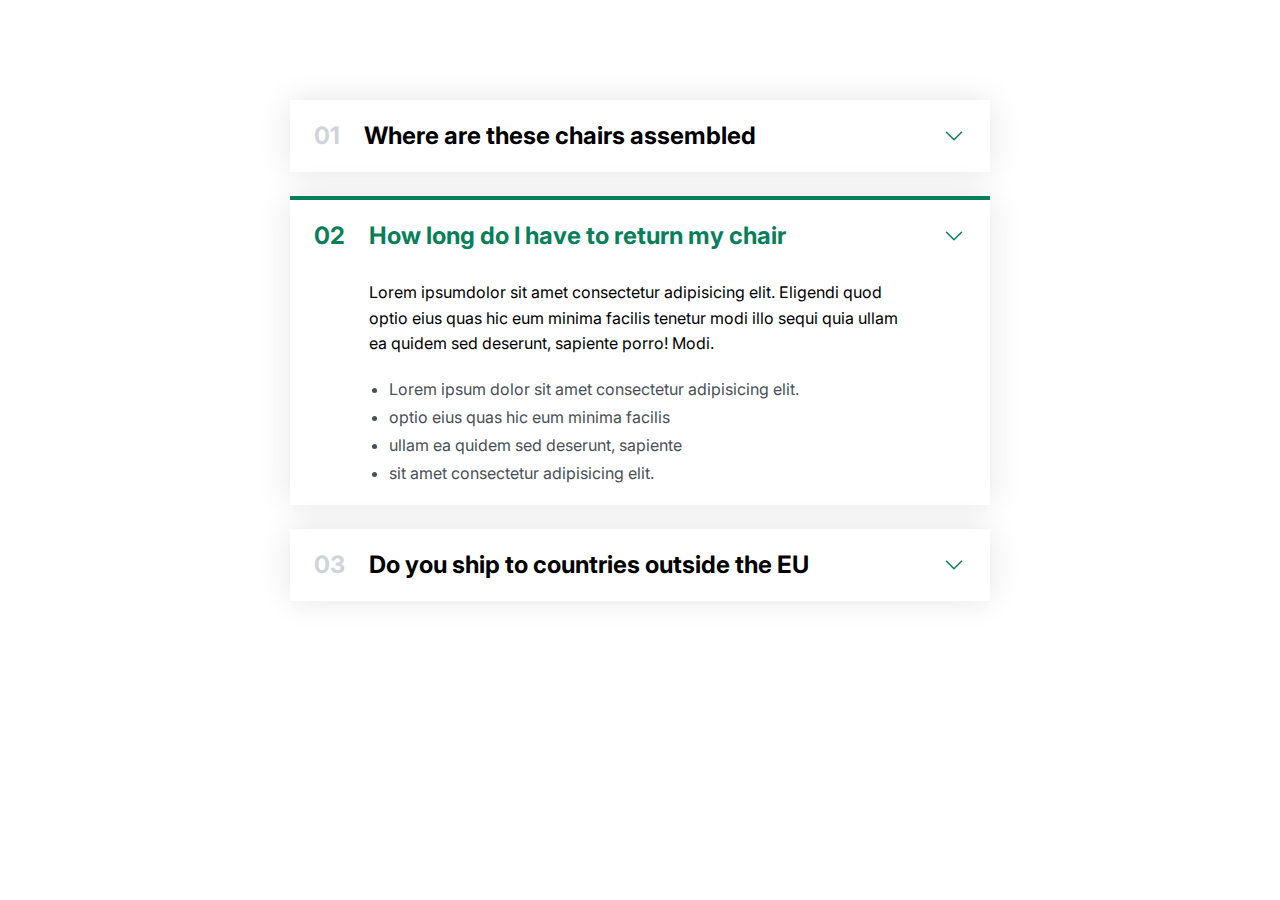
<file: Components/Html-files/01-accordion.html>
<!DOCTYPE html>
<html lang="en">
  <head>
    <meta charset="UTF-8" />
    <meta name="viewport" content="width=device-width, initial-scale=1.0" />

    <link
      href="https://fonts.googleapis.com/css2?family=Inter:ital,opsz,wght@0,14..32,100..900;1,14..32,100..900&display=swap"
      rel="stylesheet"
    />

    <title>Accordian Component</title>
    <link rel="stylesheet" href="../Css/accordion.css" />
  </head>
  <body>
    <div class="accordian">
      <div class="item">
        <p class="number">01</p>
        <p class="text">Where are these chairs assembled</p>
        <svg
          xmlns="http://www.w3.org/2000/svg"
          fill="none"
          viewBox="0 0 24 24"
          stroke-width="1.5"
          stroke="currentColor"
          class="icon"
        >
          <path
            stroke-linecap="round"
            stroke-linejoin="round"
            d="m19.5 8.25-7.5 7.5-7.5-7.5"
          />
        </svg>
        <div class="hidden-box">
          <p>
            Lorem ipsumdolor sit amet consectetur adipisicing elit. Eligendi
            quod optio eius quas hic eum minima facilis tenetur modi illo sequi
            quia ullam ea quidem sed deserunt, sapiente porro! Modi.
          </p>
          <ul>
            <li>Lorem ipsum dolor sit amet consectetur adipisicing elit.</li>
            <li>optio eius quas hic eum minima facilis</li>
            <li>ullam ea quidem sed deserunt, sapiente</li>
            <li>sit amet consectetur adipisicing elit.</li>
          </ul>
        </div>
      </div>

      <div class="item open">
        <p class="number">02</p>
        <p class="text">How long do I have to return my chair</p>
        <svg
          xmlns="http://www.w3.org/2000/svg"
          fill="none"
          viewBox="0 0 24 24"
          stroke-width="1.5"
          stroke="currentColor"
          class="icon"
        >
          <path
            stroke-linecap="round"
            stroke-linejoin="round"
            d="m19.5 8.25-7.5 7.5-7.5-7.5"
          />
        </svg>
        <div class="hidden-box">
          <p>
            Lorem ipsumdolor sit amet consectetur adipisicing elit. Eligendi
            quod optio eius quas hic eum minima facilis tenetur modi illo sequi
            quia ullam ea quidem sed deserunt, sapiente porro! Modi.
          </p>
          <ul>
            <li>Lorem ipsum dolor sit amet consectetur adipisicing elit.</li>
            <li>optio eius quas hic eum minima facilis</li>
            <li>ullam ea quidem sed deserunt, sapiente</li>
            <li>sit amet consectetur adipisicing elit.</li>
          </ul>
        </div>
      </div>

      <div class="item">
        <p class="number">03</p>
        <p class="text">Do you ship to countries outside the EU</p>
        <svg
          xmlns="http://www.w3.org/2000/svg"
          fill="none"
          viewBox="0 0 24 24"
          stroke-width="1.5"
          stroke="currentColor"
          class="icon"
        >
          <path
            stroke-linecap="round"
            stroke-linejoin="round"
            d="m19.5 8.25-7.5 7.5-7.5-7.5"
          />
        </svg>
        <div class="hidden-box">
          <p>
            Lorem ipsumdolor sit amet consectetur adipisicing elit. Eligendi
            quod optio eius quas hic eum minima facilis tenetur modi illo sequi
            quia ullam ea quidem sed deserunt, sapiente porro! Modi.
          </p>
          <ul>
            <li>Lorem ipsum dolor sit amet consectetur adipisicing elit.</li>
            <li>optio eius quas hic eum minima facilis</li>
            <li>ullam ea quidem sed deserunt, sapiente</li>
            <li>sit amet consectetur adipisicing elit.</li>
          </ul>
        </div>
      </div>
    </div>
  </body>
</html>
</file>
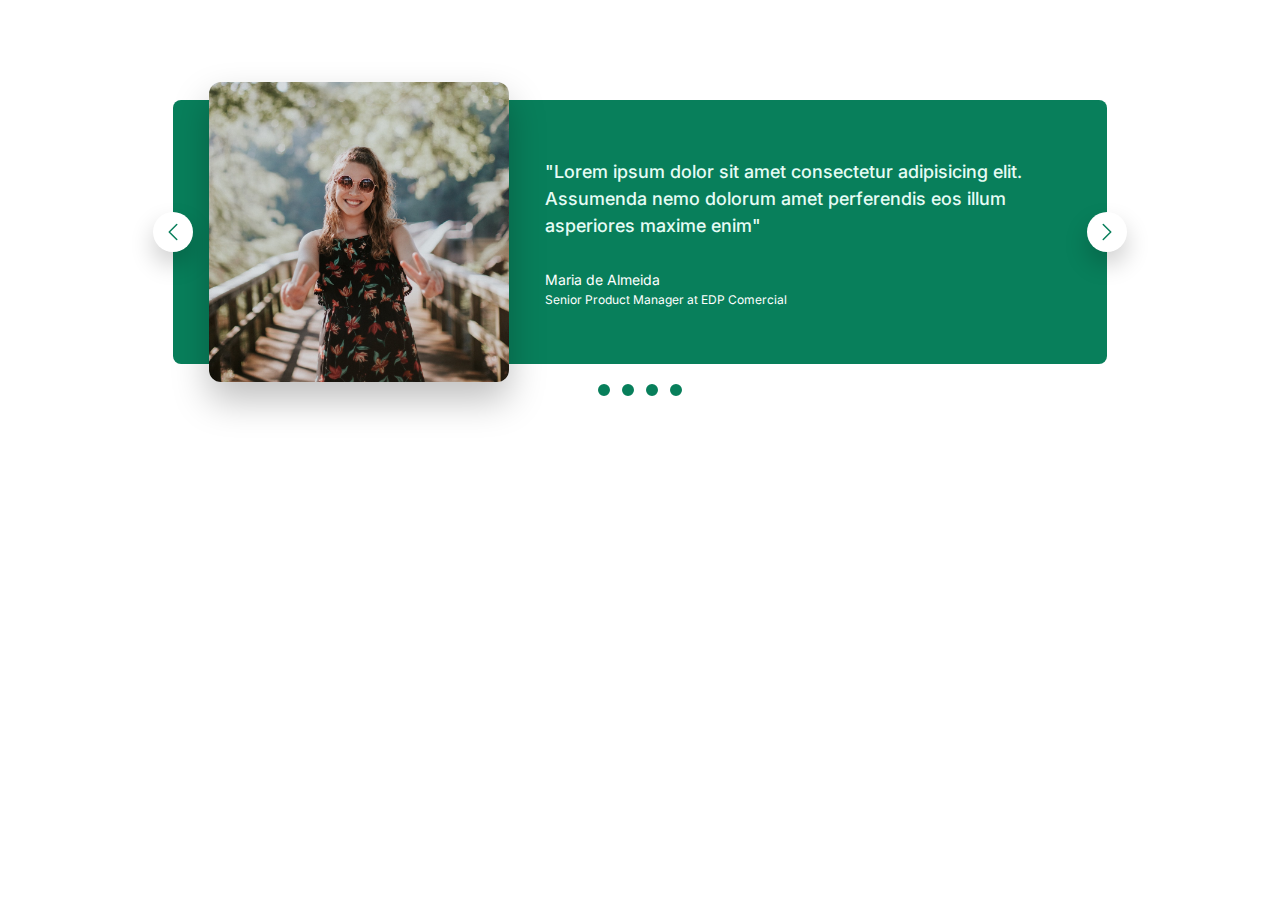
<file: Components/Html-files/02-carousel.html>
<!DOCTYPE html>
<html lang="en">
  <head>
    <meta charset="UTF-8" />
    <meta name="viewport" content="width=device-width, initial-scale=1.0" />

    <link
      href="https://fonts.googleapis.com/css2?family=Inter:ital,opsz,wght@0,14..32,100..900;1,14..32,100..900&display=swap"
      rel="stylesheet"
    />
    <title>Carousel Component</title>
    <link rel="stylesheet" href="../Css/carousel.css" />
  </head>
  <body>
    <div class="carousel">
      <img src="../Images/maria.jpg" alt="Maria de Almeida" />
      <blockquote class="testimonial">
        <p class="testimonial-text">
          "Lorem ipsum dolor sit amet consectetur adipisicing elit. Assumenda
          nemo dolorum amet perferendis eos illum asperiores maxime enim"
        </p>
        <p class="testimonial-author">Maria de Almeida</p>
        <p class="testimonial-job">Senior Product Manager at EDP Comercial</p>
      </blockquote>
      <button class="btn btn-left">
        <svg
          xmlns="http://www.w3.org/2000/svg"
          fill="none"
          viewBox="0 0 24 24"
          stroke-width="1.5"
          stroke="currentColor"
          class="btn-icon"
        >
          <path
            stroke-linecap="round"
            stroke-linejoin="round"
            d="M15.75 19.5 8.25 12l7.5-7.5"
          />
        </svg>
      </button>
      <button class="btn btn-right">
        <svg
          xmlns="http://www.w3.org/2000/svg"
          fill="none"
          viewBox="0 0 24 24"
          stroke-width="1.5"
          stroke="currentColor"
          class="btn-icon"
        >
          <path
            stroke-linecap="round"
            stroke-linejoin="round"
            d="m8.25 4.5 7.5 7.5-7.5 7.5"
          />
        </svg>
      </button>
      <div class="dots">
        <button class="dot dot-fill">&nbsp</button>
        <button class="dot dot-fill">&nbsp</button>
        <button class="dot dot-fill">&nbsp</button>
        <button class="dot dot-fill">&nbsp</button>
      </div>
    </div>
  </body>
</html>
</file>
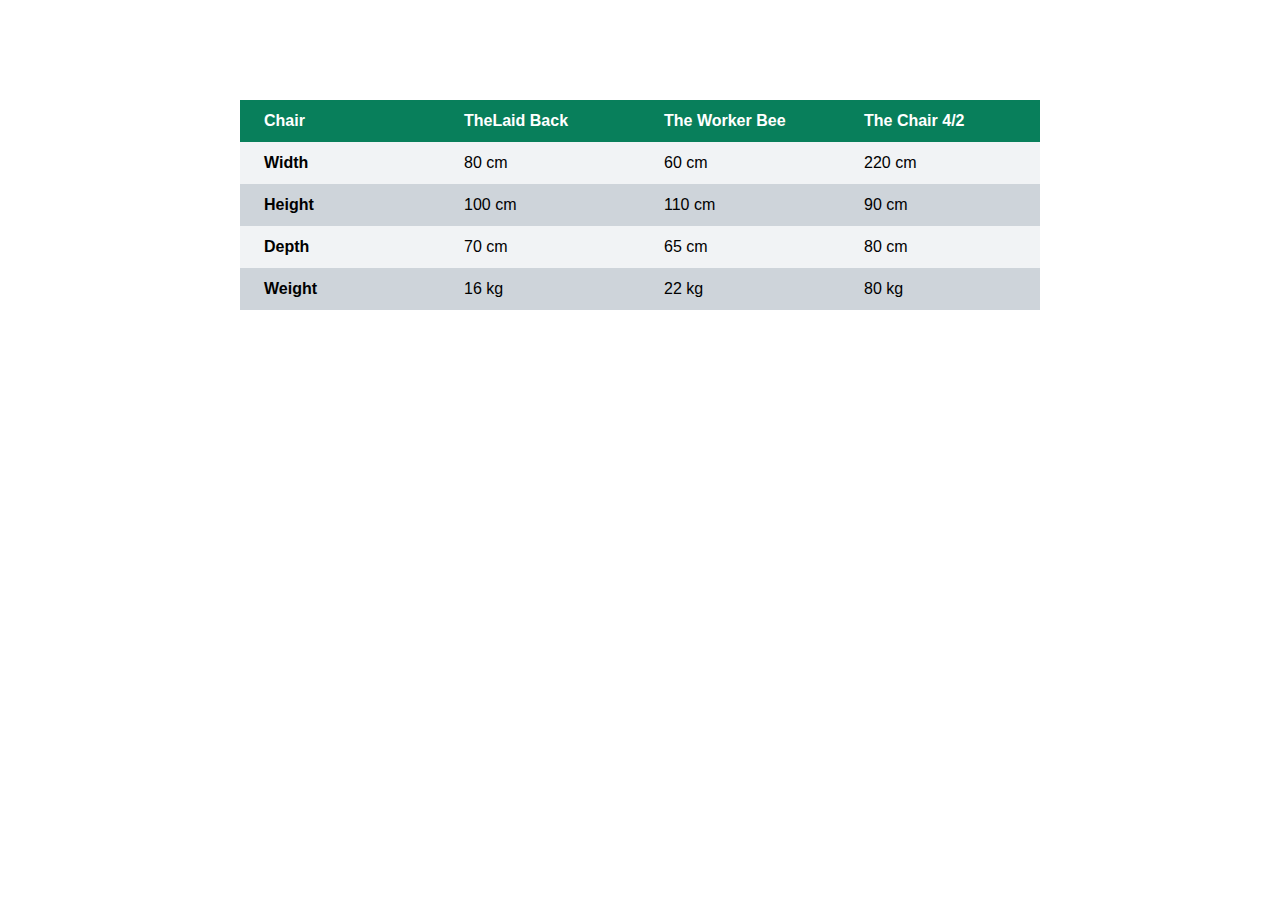
<file: Components/Html-files/03-table.html>
<!DOCTYPE html>
<html lang="en">
  <head>
    <meta charset="UTF-8" />
    <meta name="viewport" content="width=device-width, initial-scale=1.0" />
    <title>Table Component</title>

    <link rel="stylesheet" href="../Css/table.css" />
  </head>
  <body>
    <div class="container">
      <table>
        <thead>
          <tr>
            <th>Chair</th>
            <th>TheLaid Back</th>
            <th>The Worker Bee</th>
            <th>The Chair 4/2</th>
          </tr>
        </thead>
        <tbody>
          <tr class="odd-row">
            <th class="col">Width</th>
            <td class="col">80 cm</td>
            <td class="col">60 cm</td>
            <td class="col">220 cm</td>
          </tr>
          <tr class="even-row">
            <th class="col">Height</th>
            <td class="col">100 cm</td>
            <td class="col">110 cm</td>
            <td class="col">90 cm</td>
          </tr>
          <tr class="odd-row">
            <th class="col">Depth</th>
            <td class="col">70 cm</td>
            <td class="col">65 cm</td>
            <td class="col">80 cm</td>
          </tr>
          <tr class="even-row">
            <th class="col">Weight</th>
            <td class="col">16 kg</td>
            <td class="col">22 kg</td>
            <td class="col">80 kg</td>
          </tr>
        </tbody>
      </table>
    </div>
  </body>
</html>
</file>
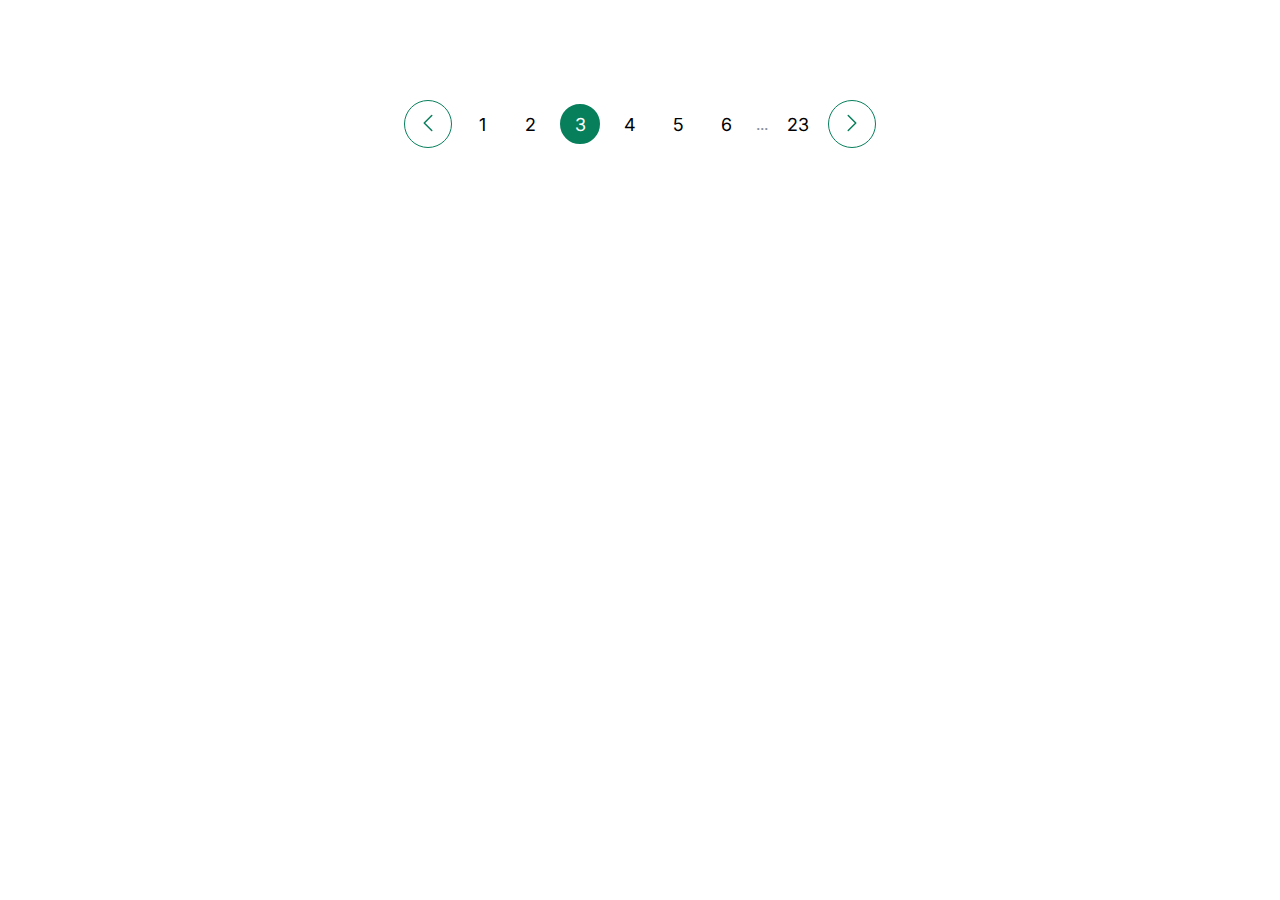
<file: Components/Html-files/04-pagination.html>
<!DOCTYPE html>
<html lang="en">
  <head>
    <meta charset="UTF-8" />
    <meta name="viewport" content="width=device-width, initial-scale=1.0" />

    <link
      href="https://fonts.googleapis.com/css2?family=Inter:ital,opsz,wght@0,14..32,100..900;1,14..32,100..900&display=swap"
      rel="stylesheet"
    />

    <link rel="stylesheet" href="../Css/pagination.css" />

    <title>Pagination Component</title>
  </head>
  <body>
    <div class="pagination">
      <button class="btn">
        <svg
          xmlns="http://www.w3.org/2000/svg"
          fill="none"
          viewBox="0 0 24 24"
          stroke-width="1.5"
          stroke="currentColor"
          class="btn-icon"
        >
          <path
            stroke-linecap="round"
            stroke-linejoin="round"
            d="M15.75 19.5 8.25 12l7.5-7.5"
          />
        </svg>
      </button>
      <a href="#" class="page-link">1</a>
      <a href="#" class="page-link">2</a>
      <a href="#" class="page-link page-link--current">3</a>
      <a href="#" class="page-link">4</a>
      <a href="#" class="page-link">5</a>
      <a href="#" class="page-link">6</a>
      <span class="dots">...</span>
      <a href="#" class="page-link">23</a>
      <button class="btn">
        <svg
          xmlns="http://www.w3.org/2000/svg"
          fill="none"
          viewBox="0 0 24 24"
          stroke-width="1.5"
          stroke="currentColor"
          class="btn-icon"
        >
          <path
            stroke-linecap="round"
            stroke-linejoin="round"
            d="m8.25 4.5 7.5 7.5-7.5 7.5"
          />
        </svg>
      </button>
    </div>
  </body>
</html>
</file>
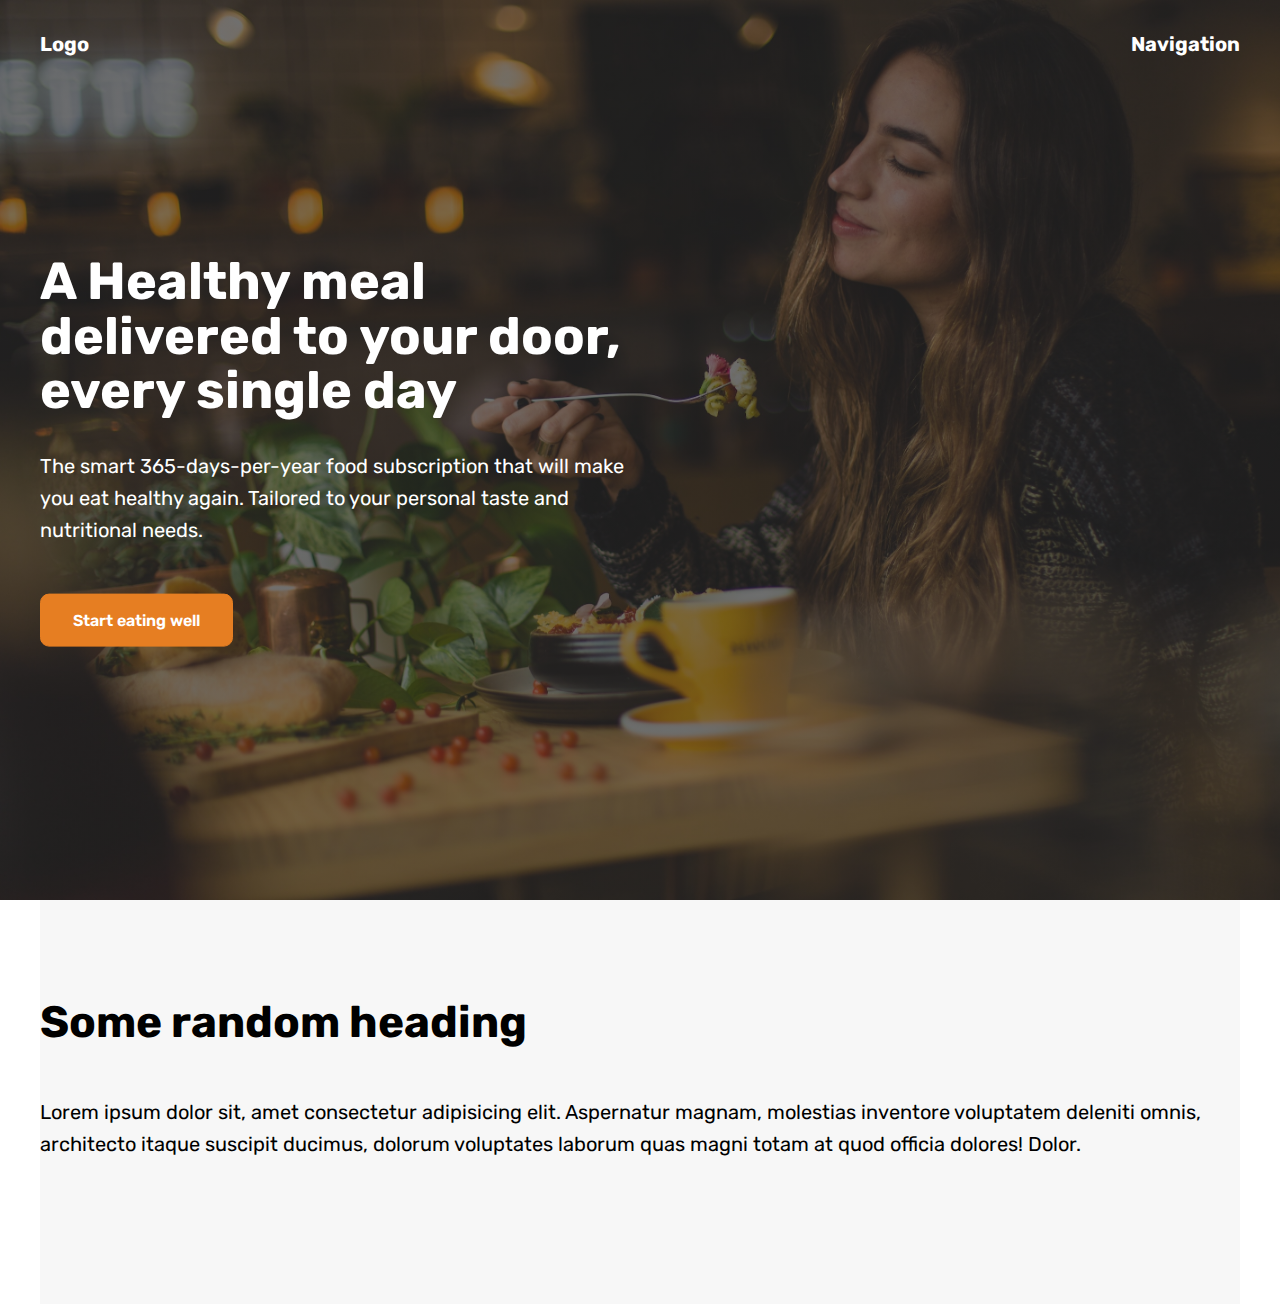
<file: Components/Html-files/05-hero.html>
<!DOCTYPE html>
<html lang="en">
  <head>
    <meta charset="UTF-8" />
    <meta name="viewport" content="width=device-width, initial-scale=1.0" />
    <title>Omnifood Hero Section</title>

    <link rel="preconnect" href="https://fonts.googleapis.com" />
    <link rel="preconnect" href="https://fonts.gstatic.com" crossorigin />
    <link
      href="https://fonts.googleapis.com/css2?family=Rubik:ital,wght@0,300..900;1,300..900&display=swap"
      rel="stylesheet"
    />

    <link rel="stylesheet" href="../Css/hero.css" />
  </head>
  <body>
    <header>
      <nav class="container">
        <div>Logo</div>
        <div>Navigation</div>
      </nav>

      <div class="header-container">
        <div class="header-container-inner">
          <h1>A Healthy meal delivered to your door, every single day</h1>
          <p>
            The smart 365-days-per-year food subscription that will make you eat
            healthy again. Tailored to your personal taste and nutritional
            needs.
          </p>
          <a href="#" class="btn">Start eating well</a>
        </div>
      </div>
    </header>
    <section class="container">
      <div>
        <h2>Some random heading</h2>
        <p>
          Lorem ipsum dolor sit, amet consectetur adipisicing elit. Aspernatur
          magnam, molestias inventore voluptatem deleniti omnis, architecto
          itaque suscipit ducimus, dolorum voluptates laborum quas magni totam
          at quod officia dolores! Dolor.
        </p>
      </div>
    </section>
  </body>
</html>
</file>
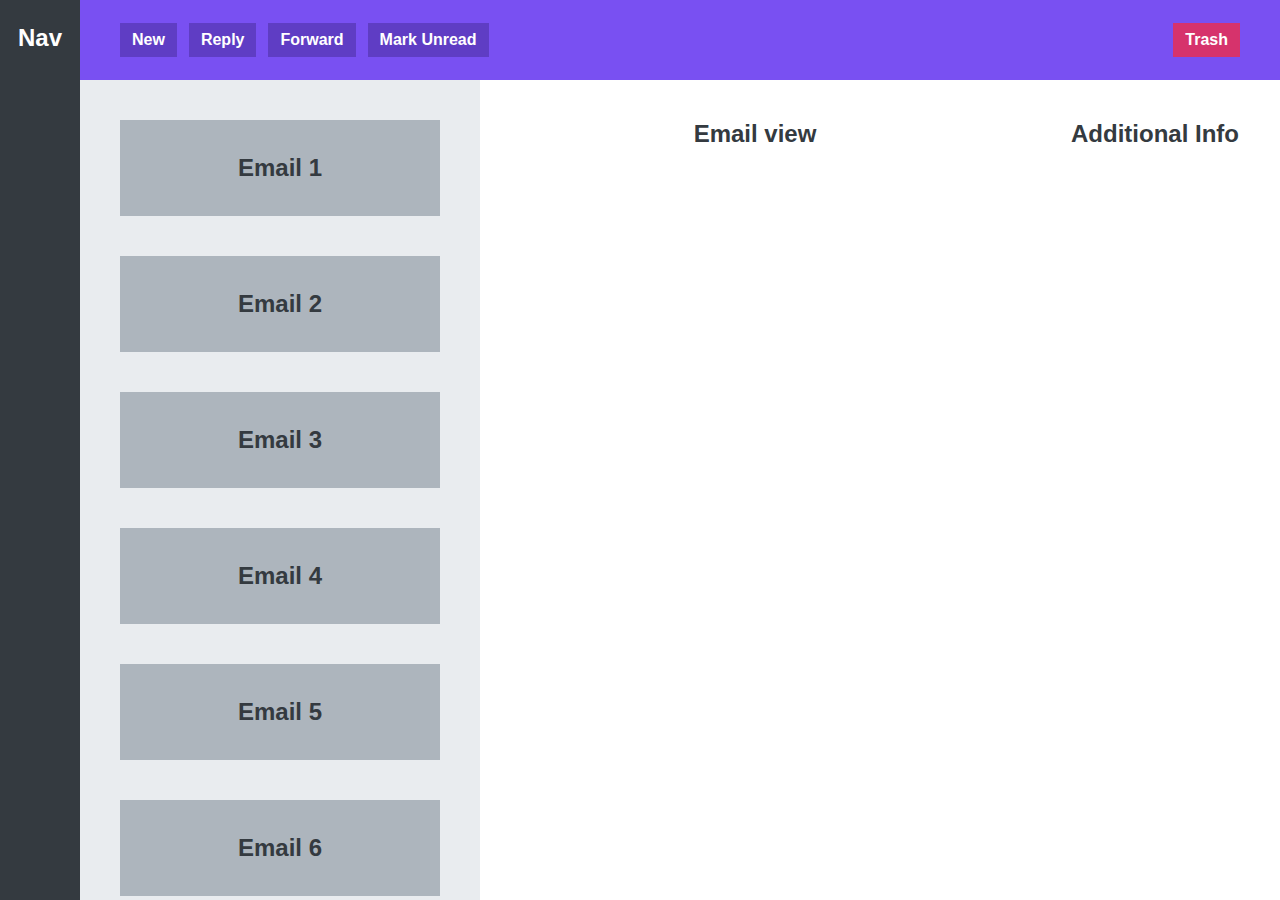
<file: Components/Html-files/06-app-layout..html>
<!DOCTYPE html>
<html lang="en">
  <head>
    <meta charset="UTF-8" />
    <meta name="viewport" content="width=device-width, initial-scale=1.0" />
    <title>App Layout</title>

    <link rel="stylesheet" href="../Css/app-layout.css" />
  </head>
  <body>
    <nav>Nav</nav>
    <menu>
      <button class="btn">New</button>
      <button class="btn">Reply</button>
      <button class="btn">Forward</button>
      <button class="btn">Mark Unread</button>
      <button class="btn">Trash</button>
    </menu>
    <section>
      <div class="email">Email 1</div>
      <div class="email">Email 2</div>
      <div class="email">Email 3</div>
      <div class="email">Email 4</div>
      <div class="email">Email 5</div>
      <div class="email">Email 6</div>
      <div class="email">Email 7</div>
      <div class="email">Email 8</div>
      <div class="email">Email 9</div>
      <div class="email">Email 10</div>
    </section>
    <main>Email view</main>
    <aside>Additional Info</aside>
  </body>
</html>
</file>
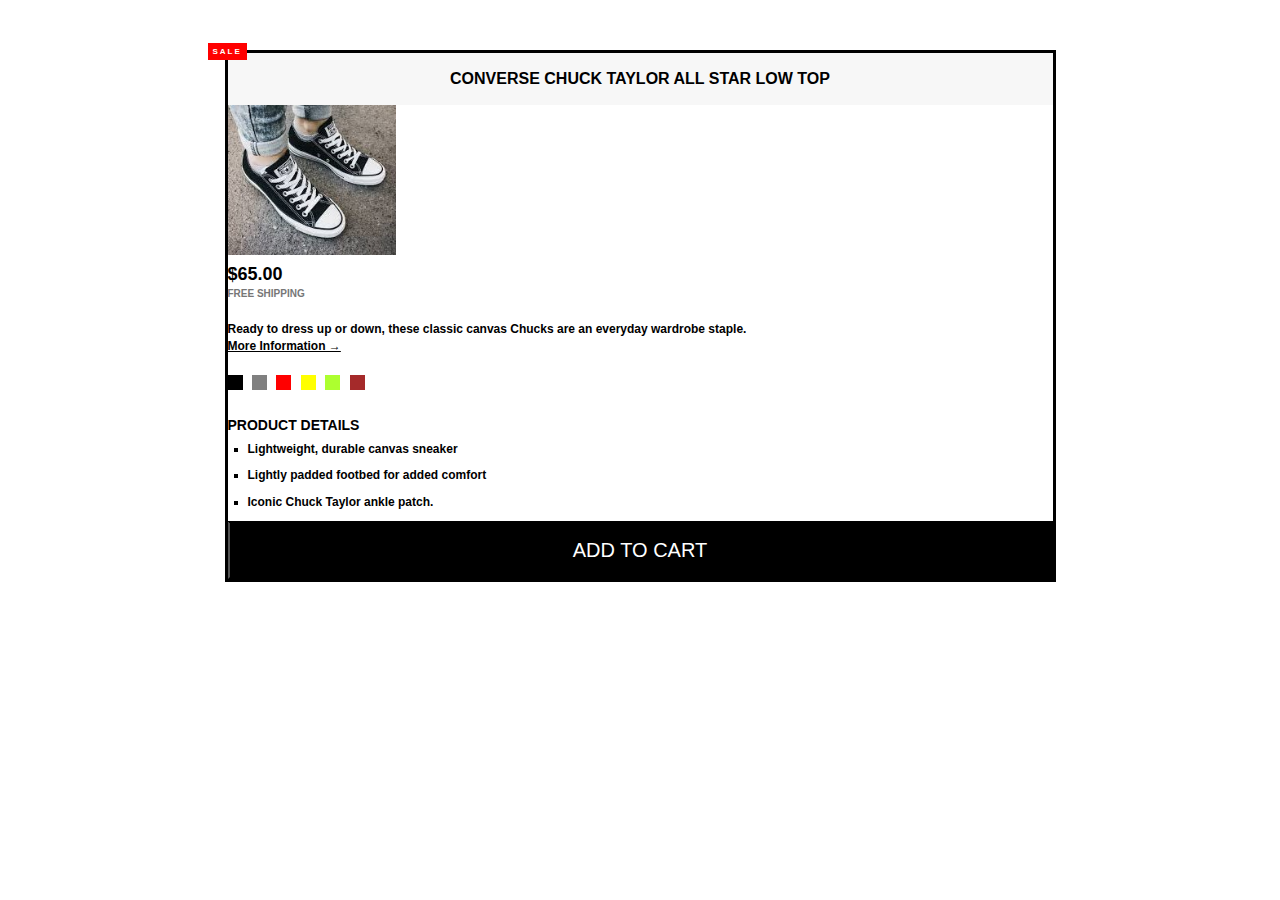
<file: html-fundamentals/html-files/challenge.html>
<!DOCTYPE html>
<html lang="en-US">
  <head>
    <meta charset="UTF-8" />
    <title>Coding Challenge</title>
    <link rel="stylesheet" href="../css/challenge.css" />
  </head>
  <body>
    <div class="product">
      <article>
        <header>
          <h2 class="product-title heading">
            Converse Chuck Taylor All Star Low Top
          </h2>
          <img
            src="../images/shoes.jpg"
            alt="Converse Chuck Taylor Shoe"
            witdth="150"
            height="150"
          />
        </header>
        <main>
          <section>
            <p class="price"><strong>$65.00</strong></p>
            <p class="shipping">Free Shipping</p>
            <p>
              Ready to dress up or down, these classic canvas Chucks are an
              everyday wardrobe staple.
            </p>
            <p><a href="#" class="more-info">More Information &rarr;</a></p>
            <div class="colors">
              <p class="black box"></p>
              <p class="grey box"></p>
              <p class="red box"></p>
              <p class="yellow box"></p>
              <p class="green box"></p>
              <p class="brown box"></p>
            </div>
            <h3 class="details-title">Product Details</h3>
            <ul class="details-list">
              <li>Lightweight, durable canvas sneaker</li>
              <li>Lightly padded footbed for added comfort</li>
              <li>Iconic Chuck Taylor ankle patch.</li>
            </ul>
          </section>
          <button onclick="" class="add-cart">Add to cart</button>
        </main>
      </article>
      <p class="sale">sale</p>
    </div>
  </body>
</html>
</file>
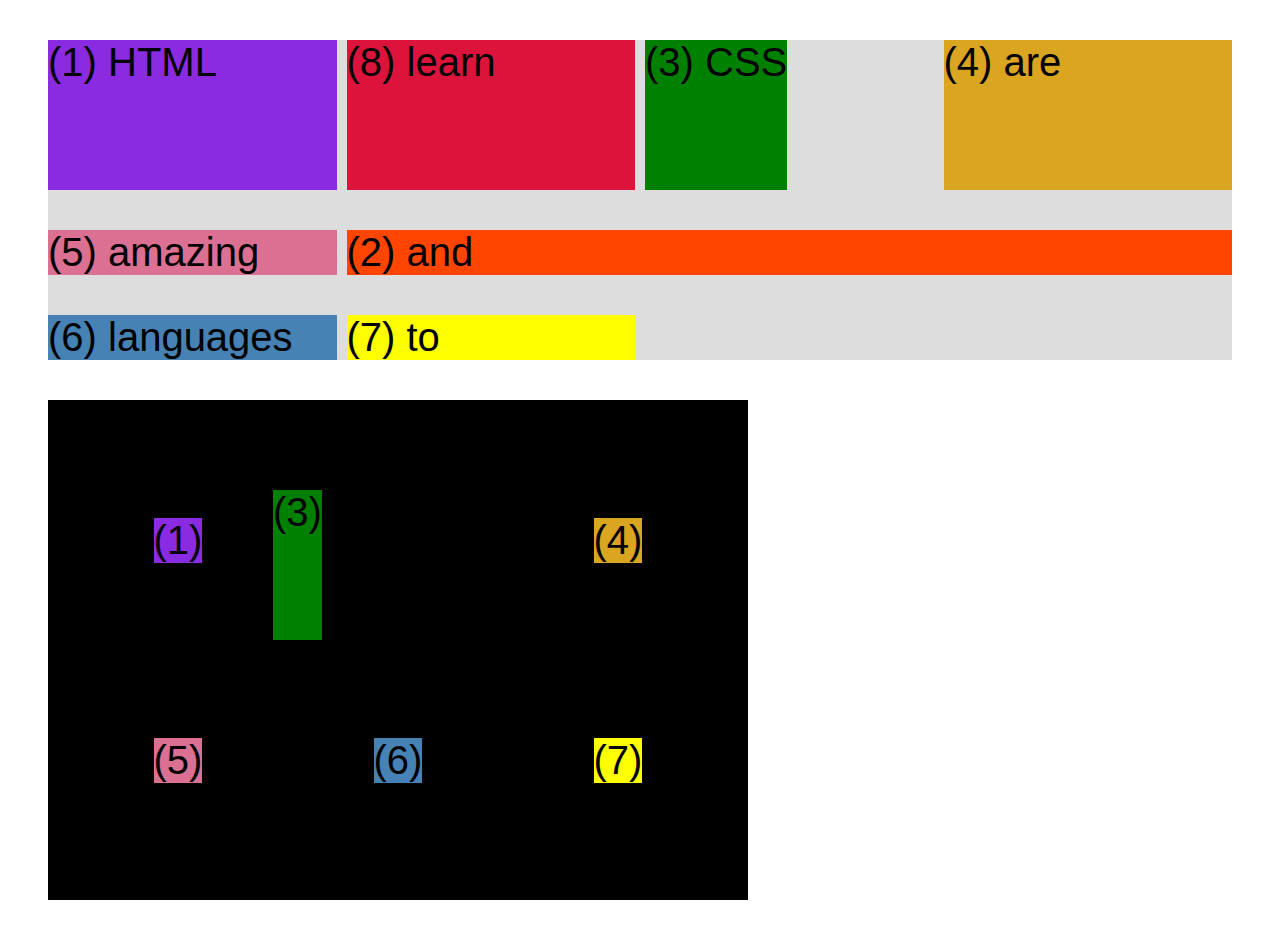
<file: html-fundamentals/html-files/css-grid.html>
<!DOCTYPE html>
<html lang="en">
  <head>
    <meta charset="UTF-8" />
    <meta http-equiv="X-UA-Compatible" content="IE=edge" />
    <meta name="viewport" content="width=device-width, initial-scale=1.0" />
    <title>CSS Grid</title>
    <style>
      .el--1 {
        background-color: blueviolet;
      }
      .el--2 {
        background-color: orangered;
      }
      .el--3 {
        background-color: green;
        height: 150px;
      }
      .el--4 {
        background-color: goldenrod;
      }
      .el--5 {
        background-color: palevioletred;
      }
      .el--6 {
        background-color: steelblue;
      }
      .el--7 {
        background-color: yellow;
      }
      .el--8 {
        background-color: crimson;
      }

      .el--8 {
        grid-column: 2 / 3;
        grid-row: 1 / 2;
      }

      .el--2 {
        /* grid-column: 1 / 3; */
        /* grid-column: 1 / span 3; */
        grid-column: 2 / -1;
        grid-row: 2;
      }

      .container--1 {
        /* STARTER */
        font-family: sans-serif;
        background-color: #ddd;
        font-size: 40px;
        margin: 40px;

        /* CSS GRID */
        display: grid;
        /* grid-template-columns: 1fr 1fr 1fr auto; */
        grid-template-columns: repeat(4, 1fr);
        /* equivalent to writing 1fr four times */
        grid-template-rows: 1fr auto;
        /* gap: 30px; */
        column-gap: 10px;
        row-gap: 40px;
      }

      .container--2 {
        /* STARTER */
        font-family: sans-serif;
        background-color: black;
        font-size: 40px;
        margin: 40px;

        width: 700px;
        height: 500px;

        /* CSS GRID */
        display: grid;
        grid-template-columns: 150px 250px 150px;
        grid-template-rows: 200px 200px;
        gap: 20px;
        justify-content: center;
        align-content: center;

        justify-items: center;
        align-items: center;
      }

      .el--3 {
        justify-self: left;
        align-self: end;
      }
    </style>
  </head>
  <body>
    <div class="container--1">
      <div class="el el--1">(1) HTML</div>
      <div class="el el--2">(2) and</div>
      <div class="el el--3">(3) CSS</div>
      <div class="el el--4">(4) are</div>
      <div class="el el--5">(5) amazing</div>
      <div class="el el--6">(6) languages</div>
      <div class="el el--7">(7) to</div>
      <div class="el el--8">(8) learn</div>
    </div>

    <div class="container--2">
      <div class="el el--1">(1)</div>
      <div class="el el--3">(3)</div>
      <div class="el el--4">(4)</div>
      <div class="el el--5">(5)</div>
      <div class="el el--6">(6)</div>
      <div class="el el--7">(7)</div>
    </div>
  </body>
</html>
</file>
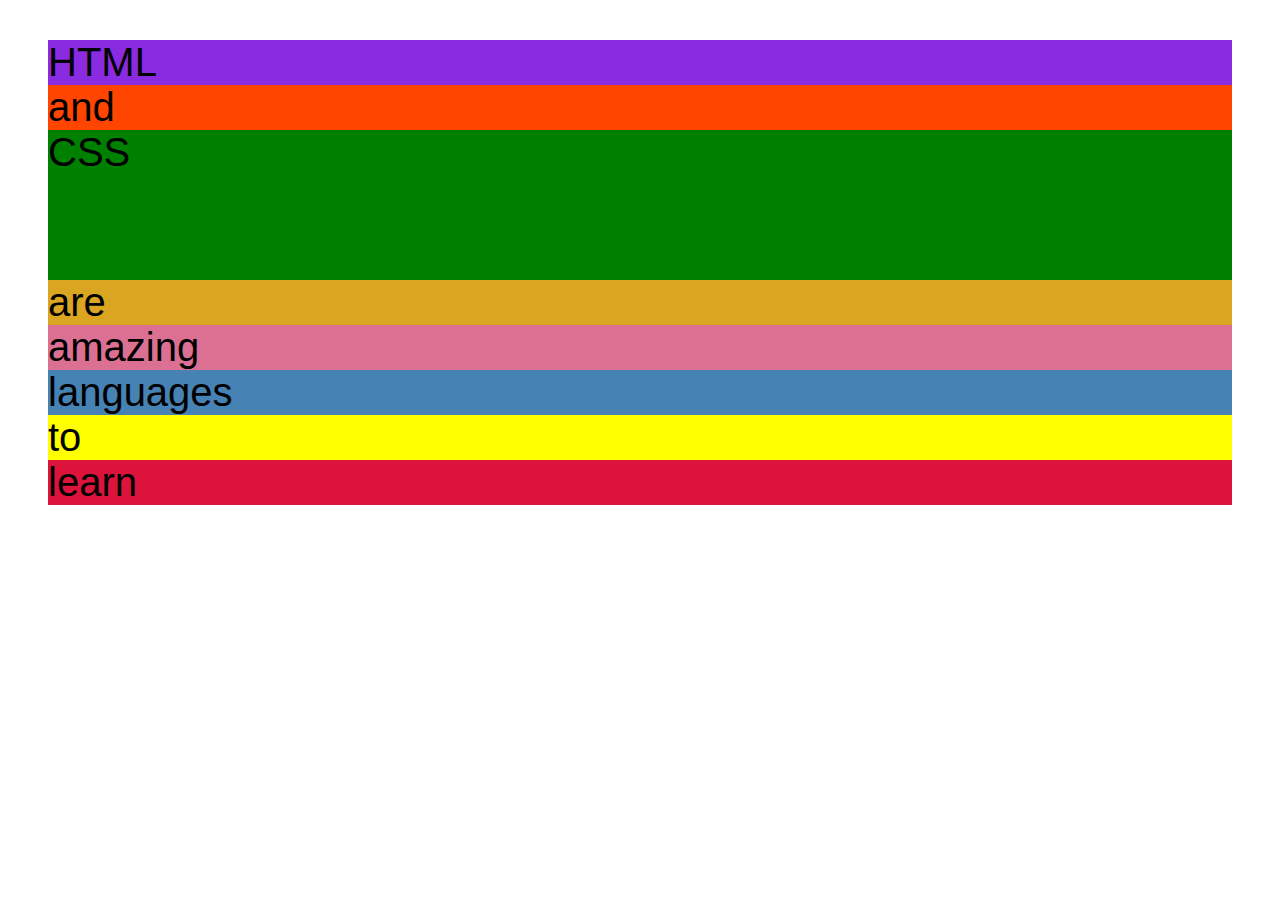
<file: html-fundamentals/html-files/flexbox.html>
<!DOCTYPE html>
<html lang="en">
  <head>
    <meta charset="UTF-8" />
    <meta http-equiv="X-UA-Compatible" content="IE=edge" />
    <meta name="viewport" content="width=device-width, initial-scale=1.0" />
    <title>Flexbox</title>
    <style>
      .el--1 {
        background-color: blueviolet;
      }
      .el--2 {
        background-color: orangered;
      }
      .el--3 {
        background-color: green;
        height: 150px;
      }
      .el--4 {
        background-color: goldenrod;
      }
      .el--5 {
        background-color: palevioletred;
      }
      .el--6 {
        background-color: steelblue;
      }
      .el--7 {
        background-color: yellow;
      }
      .el--8 {
        background-color: crimson;
      }

      .container {
        /* STARTER */
        font-family: sans-serif;
        background-color: #ddd;
        font-size: 40px;
        margin: 40px;

        /* FLEXBOX */
      }
    </style>
  </head>
  <body>
    <div class="container">
      <div class="el el--1">HTML</div>
      <div class="el el--2">and</div>
      <div class="el el--3">CSS</div>
      <div class="el el--4">are</div>
      <div class="el el--5">amazing</div>
      <div class="el el--6">languages</div>
      <div class="el el--7">to</div>
      <div class="el el--8">learn</div>
    </div>
  </body>
</html>
</file>
<file: Design/css/style.css>
/*
SPACING SYSTEM (px)
2 / 4 / 8 / 12 / 16 / 24 / 32 / 48 / 64 / 80 / 96 / 128

FONT SIZE SYSTEM (px)
10 / 12 / 14 / 16 / 18 / 20 / 24 / 30 / 36 / 44 / 52 / 62 / 74 / 86 / 98
*/

/* Main Color: #087f5b  
   Grey color: #343a40
*/
* {
  margin: 0;
  padding: 0;
  box-sizing: border-box;
}

/* ------------------------ */
/* GENERAL STYLES */
/* ------------------------ */
body {
  font-family: "Inter", sans-serif;
  color: #343a40;
  border-bottom: 8px solid #087f5b;
}

.container {
  width: 960px;
  margin: 0 auto;
}

header,
section {
  margin-bottom: 96px;
}

h2 {
  margin-bottom: 48px;
  /* 24 / 30 / 36 */
  font-size: 36px;
  letter-spacing: -0.5px;
}

.grid-3-cols {
  display: grid;
  grid-template-columns: repeat(3, 1fr);
  column-gap: 80px;
}

.btn:link,
.btn:visited {
  background-color: #087f5b;
  color: #fff;
  text-decoration: none;
  text-transform: uppercase;
  font-weight: 500;
  display: inline-block;
  border-radius: 100px;
}

.btn:hover,
.btn:active {
  background-color: #099268;
}

.btn--big {
  font-size: 18px;
  padding: 16px 32px;
}

.btn--small {
  font-size: 14px;
  padding: 8px 12px;
}

img {
  border-radius: 12px;
}
/* ------------------------ */
/* COMPONENT STYLES */
/* ------------------------ */

/* HEADER */
header {
  display: grid;
  grid-template-columns: repeat(2, 1fr);
  column-gap: 80px;
  margin-top: 80px;
}

.header-text-box {
  align-self: center;
}

h1 {
  margin-bottom: 32px;
  font-size: 44px;
  /*  44 / 52 / 62 */
  line-height: 1.1;
  letter-spacing: -1px;
  /* text-shadow: 0 5px 5px rgba(0, 0, 0, 0.2); */
}

.header-text {
  margin-bottom: 24px;
  /* 16 / 18 / 20  */
  font-size: 18px;
  line-height: 1.7;
}

img {
  width: 100%;
}

/* FEATURES */
.features-icon {
  stroke: #087f5b;
  width: 32px;
  height: 32px;
  margin-bottom: 24px;
}

.features-title {
  margin-bottom: 16px;
  /* 18 / 20 / 24 / 30  */
  font-size: 20px;
}

.features-text {
  font-size: 18px;
  line-height: 1.7;
}

/* TESTIMONIAL */
.testimonial-section {
  background-color: #087f5b;
  color: #fff;
  padding: 18px;
  border-radius: 12px;
}

.testimonial-box {
  grid-column: 2 / -1;
  align-self: center;
}

.testimonial-box h2 {
  margin-bottom: 24px;
  /* 20 / 24 / 30  */
  font-size: 24px;
}

.testimonial-text {
  font-style: italic;
  margin-bottom: 24px;
  font-size: 18px;
  line-height: 1.7;
  color: #e6fcf5;
}

.testimonial-author {
  color: #c3fae8;
}

/* CHAIRS */
.chair {
  box-shadow: 0 20px 30px 0 rgba(0, 0, 0, 0.07);
  border-radius: 12px;
}
.chair img {
  border-bottom-left-radius: 0;
  border-bottom-right-radius: 0;
}
.chair-box {
  padding: 32px;
}

h3 {
  margin-bottom: 24px;
  /* 20 / 24 / 30  */
  font-size: 24px;
}

.chair-details {
  list-style: none;
  margin-bottom: 48px;
}

.chair-details li {
  display: flex;
  align-items: center;
  gap: 12px;
  margin-bottom: 16px;
}

.chair-details li:last-child {
  margin-bottom: 0;
}

.chair-icon {
  stroke: #087f5b;
  width: 24px;
  height: 24px;
}

.chair-price {
  display: flex;
  justify-content: space-between;
  align-items: center;
  /* 20 / 24 / 30  */
  font-size: 20px;
}

footer {
  margin-bottom: 48px;
  /* 10 / 12 / 14  */
  font-size: 14px;
  color: #495057;
}
</file>
<file: html-fundamentals/css/style.css>
* {
  font-family: sans-serif;
  color: #444;
  margin: 0px;
  padding: 0px;
}

/*Main sections of the page*/
body {
  position: relative;
}
.container {
  width: 80%;
  margin: 0 auto;
}

article {
  margin-bottom: 60px;
  display: flex;
  align-items: flex-start;
  gap: 75px;
  flex: 1;
}

aside {
  background-color: #f7f7f7;
  border-top: 5px solid #1098ad;
  flex: 0 0 300px;
}

/*All small elements*/

.header {
  text-transform: uppercase;
}

h1 {
  font-size: 18px;
  text-align: center;
}

h1,
h2,
h3 {
  color: #1098ad;
}

.main-header {
  background-color: #f7f7f7;
  padding: 10px 10px;
  text-align: center;
  margin-bottom: 60px;
  height: 40px;
  display: flex;
  align-items: center;
  justify-content: space-between;
}

.post-header {
  margin-bottom: 40px;
  position: relative;
}

.author-block {
  display: flex;
  align-items: center;
  gap: 20px;
  margin-bottom: 15px;
}

.author-block p {
  margin-bottom: 0;
}
h2 {
  font-size: 22px;
  margin-bottom: 30px;
}
h2::after {
  content: "Top";
  font-size: 12px;
  font-weight: bold;
  background-color: #fff000;
  color: #ff0000;

  padding: 10px;
  top: -10px;
  right: -15px;
  position: absolute;
}

h3 {
  font-size: 20px;
  margin-bottom: 20px;
}

h4 {
  margin-bottom: 20px;
  text-align: center;
}
#copyright {
  font-size: 12px;
  font-weight: lighter;
  text-align: center;
}

#author {
  font-style: italic;
  font-size: 15px;
}

#author-logo {
  width: 40px;
  height: 40px;
}
.related {
  list-style: none;
  margin-left: 20px;
  margin-right: 20px;
}

.related-post-list {
  display: flex;
  align-items: center;
  gap: 20px;
}

.related-author {
  margin-bottom: 0;
  font-size: 14px;
  font-weight: normal;
  font-style: italic;
}
p {
  margin-bottom: 15px;
  line-height: 1.5;
  font-size: 15px;
}

li {
  margin-bottom: 10px;
}

ul,
ol {
  margin-left: 50px;
  margin-bottom: 20px;
}

a:link {
  color: #1098ad;
  text-decoration: none;
}

a:visited {
  color: #1098ad;
}

a:hover {
  color: orangered;
  text-decoration: underline orangered;
}
a:active {
  background-color: black;
  font-style: italic;
}

nav a:link {
  display: inline-block;
  margin-right: 20px;
}

nav p {
  margin-bottom: 0;
}

nav a:link:last-child {
  margin-right: 0;
}

.related-posts-image {
  border-color: lightgray;
  padding: 5px;
  width: 80px;
  height: 80px;
}

.related-link:link {
  display: block;
  font-size: 17px;
  font-weight: bold;
  font-style: normal;
}

.related li {
  margin-bottom: 10px;
}

.post-image {
  width: 100%;
}

.like-button {
  padding: 20px;
  font-size: 20px;
  cursor: pointer;
  position: absolute;
  bottom: 0;
  right: 30px;
}

.why-learn li::marker {
  content: "✔️";
  font-size: 12px;
}
/* Practicing selector priorities to solve conflicts between the selectors
#header {
  color: brown;
}

.header {
  color: chartreuse;
}

.quest {
  color: blueviolet;
}

h1 {
  color: yellow !important;
}
*/

/* Example of psudo classes */
/* li:nth-child(odd) {
  background-color: #f7f7f7;
}

li:nth-child(even) {
  background-color: #f0f0f0;
} */
</file>
<file: Components/Css/accordion.css>
/*
      SPACING SYSTEM (px)
      2 / 4 / 8 / 12 / 16 / 24 / 32 / 48 / 64 / 80 / 96 / 128

      FONT SIZE SYSTEM (px)
      10 / 12 / 14 / 16 / 18 / 20 / 24 / 30 / 36 / 44 / 52 / 62 / 74 / 86 / 98
      */

/* Main Color: #087f5b  
        Grey color: #343a40
      */
* {
  margin: 0;
  padding: 0;
  box-sizing: border-box;
}

body {
  font-family: "Inter", sans-serif;
  line-height: 1;
}
.accordian {
  width: 700px;
  margin: 100px auto;
  background-color: #fff;
  display: flex;
  flex-direction: column;
  gap: 24px;
}

.item {
  box-shadow: 0 0 32px rgba(0, 0, 0, 0.1);
  padding: 24px;
  display: grid;
  grid-template-columns: auto 1fr auto;
  column-gap: 24px;
  row-gap: 32px;
  align-items: center;
}

.number,
.text {
  font-size: 24px;
  font-weight: bold;
  /* color: #087f5b; */
}

.number {
  color: #ced4da;
}

.icon {
  width: 24px;
  height: 24px;
  stroke: #087f5b;
}

.hidden-box {
  grid-column: 2;
  display: none;
}

.hidden-box p {
  line-height: 1.6;
  margin-bottom: 24px;
}

.hidden-box ul {
  color: #495057;
  margin-left: 20px;

  display: flex;
  flex-direction: column;
  gap: 12px;
}

.open {
  border-top: 4px solid #087f5b;
}

.open .hidden-box {
  display: block;
}

.open .number,
.open .text {
  color: #087f5b;
}
</file>
<file: Components/Css/carousel.css>
/*
            SPACING SYSTEM (px)
            2 / 4 / 8 / 12 / 16 / 24 / 32 / 48 / 64 / 80 / 96 / 128

            FONT SIZE SYSTEM (px)
            10 / 12 / 14 / 16 / 18 / 20 / 24 / 30 / 36 / 44 / 52 / 62 / 74 / 86 / 98
            */

/* Main Color: #087f5b
              Grey color: #343a40
            */
/* GLOBAL RESET */
* {
  margin: 0;
  padding: 0;
}

body {
  font-family: "Inter", sans-serif;
}

img {
  height: 200px;
  border-radius: 8px;
  transform: scale(1.5);
  box-shadow: 0 12px 24px rgba(0, 0, 0, 0.25);
}

.carousel {
  width: 800px;
  margin: 100px auto;
  background-color: #087f5b;
  padding: 32px 48px 32px 86px;

  border-radius: 8px;
  color: #fff;
  display: flex;
  align-items: center;
  gap: 86px;
  position: relative;
}

/* .testimonial {
      } */
.testimonial-text {
  font-size: 18px;
  font-weight: 500;
  line-height: 1.5;
  margin-bottom: 32px;
  color: #e6fcf5;
}
.testimonial-author {
  font-size: 14px;
  margin-bottom: 4px;
}
.testimonial-job {
  font-size: 12px;
}
/* Controls */
.btn {
  background-color: #fff;
  border: none;
  width: 40px;
  height: 40px;
  border-radius: 50%;
  font-weight: 500;

  display: flex;
  align-items: center;
  justify-content: center;

  box-shadow: 0 12px 24px rgba(0, 0, 0, 0.2);
  cursor: pointer;
}

.btn-left {
  /* In relation to parent element */
  position: absolute;
  left: 0;
  top: 50%;

  transform: translate(-50%, -50%);
}
.btn-right {
  /* In relation to parent element */
  position: absolute;
  right: 0;
  top: 50%;
  transform: translate(50%, -50%);
}
.btn-icon {
  height: 24px;
  width: 24px;
  color: #087f5b;
}
.dots {
  position: absolute;
  bottom: 0;
  left: 50%;
  transform: translate(-50%, 32px);

  display: flex;
  gap: 12px;
}
.dot {
  width: 12px;
  height: 12px;
  border-radius: 50%;
  border: 2px solid #087f5b;
  cursor: pointer;
}
.dot-fill {
  background-color: #087f5b;
}
</file>
<file: Components/Css/table.css>
/*
      SPACING SYSTEM (px)
      2 / 4 / 8 / 12 / 16 / 24 / 32 / 48 / 64 / 80 / 96 / 128

      FONT SIZE SYSTEM (px)
      10 / 12 / 14 / 16 / 18 / 20 / 24 / 30 / 36 / 44 / 52 / 62 / 74 / 86 / 98
      */

/* Main Color: #087f5b  
      tint of Main color: #ced4da
      Grey color: #343a40
    */
* {
  margin: 0;
  padding: 0;
}

body {
  font-family: "Inter", sans-serif;
  display: flex;
  justify-content: center;
}

table {
  width: 800px;
  margin: 100px;
  border-collapse: collapse;
}

th,
td {
  /* border: 1px solid #343a40; */
  padding: 12px 24px;
  text-align: left;
}

thead th {
  background-color: #087f5b;
  color: #fff;
  width: 25%;
}

tbody tr:nth-child(even) {
  background-color: #ced4da;
}

tbody tr:nth-child(odd) {
  background-color: #f1f3f5;
}
</file>
<file: Components/Css/pagination.css>
/*
      SPACING SYSTEM (px)
      2 / 4 / 8 / 12 / 16 / 24 / 32 / 48 / 64 / 80 / 96 / 128

      FONT SIZE SYSTEM (px)
      10 / 12 / 14 / 16 / 18 / 20 / 24 / 30 / 36 / 44 / 52 / 62 / 74 / 86 / 98
      */

/* Main Color: #087f5b  
      tint of Main color: #ced4da
      Grey color: #343a40
    */
* {
  margin: 0;
  padding: 0;
}

body {
  font-family: "Inter", sans-serif;
  display: flex;
  justify-content: center;
}

.pagination {
  display: flex;
  align-items: center;
  justify-content: center;
  gap: 12px;
  margin-top: 100px;
}

.btn {
  width: 48px;
  height: 48px;
  border: 1px solid #087f5b;
  border-radius: 50%;
  background-color: #fff;
  cursor: pointer;
}

.btn-icon {
  width: 24px;
  height: 24px;
  stroke: #087f5b;
}

.btn:hover {
  background-color: #087f5b;
}

.btn:hover .btn-icon {
  stroke: #fff;
}
.page-link:link,
.page-link:visited {
  font-size: 18px;
  text-decoration: none;
  color: #000;
  width: 36px;
  height: 36px;
  display: flex;
  align-items: center;
  justify-content: center;
  border-radius: 50%;
}

.page-link:hover,
.page-link:active,
.page-link.page-link--current /*End selector*/ {
  border: 2px solid #087f5b;
  background-color: #087f5b;
  color: #fff;
}

.dots {
  color: #868e96;
}
</file>
<file: Components/Css/hero.css>
/*
      SPACING SYSTEM (px)
      2 / 4 / 8 / 12 / 16 / 24 / 32 / 48 / 64 / 80 / 96 / 128

      FONT SIZE SYSTEM (px)
      10 / 12 / 14 / 16 / 18 / 20 / 24 / 30 / 36 / 44 / 52 / 62 / 74 / 86 / 98
      */

/* Main Color: #087f5b  
        Grey color: #343a40
      */
* {
  margin: 0;
  padding: 0;
  box-sizing: border-box;
}

body {
  font-family: "Rubik", sans-serif;
}

nav {
  font-size: 20px;
  font-weight: 700;
  display: flex;
  justify-content: space-between;
  padding-top: 32px;
}

header {
  height: 100vh;
  position: relative;

  background-image: linear-gradient(
      rgba(34, 34, 34, 0.6),
      rgba(34, 34, 34, 0.6)
    ),
    url(../Images/hero.jpg);
  background-size: cover;
  color: #fff;
}

.header-container {
  width: 1200px;
  position: absolute;
  left: 50%;
  top: 50%;
  transform: translate(-50%, -50%);
}

.header-container-inner {
  width: 50%;
}

h1 {
  font-size: 52px;
  margin-bottom: 32px;
  line-height: 1.05;
}

p {
  font-size: 20px;
  line-height: 1.6;
  margin-bottom: 48px;
}

.container {
  margin: 0 auto;
  width: 1200px;
}

.btn:link,
.btn:visited {
  font-size: 16px;
  font-weight: 600;
  border: 1px solid #e67e22;
  background-color: #e67e22;
  color: #fff;
  text-decoration: none;
  display: inline-block;
  padding: 16px 32px;
  border-radius: 9px;
  cursor: pointer;
}

.btn:hover,
.btn:active {
}

h2 {
  font-size: 44px;
  margin-bottom: 48px;
}

section {
  padding: 96px 0;
  background-color: #f7f7f7;
}
</file>
<file: Components/Css/app-layout.css>
* {
  margin: 0;
  padding: 0;
  box-sizing: border-box;
}

body {
  font-family: sans-serif;
  color: #343a40;
  font-size: 24px;
  height: 100vh;
  text-align: center;
  font-weight: bold;

  display: grid;
  grid-template-columns: 80px 400px 1fr 250px;
  grid-template-rows: 80px 1fr;
}

nav {
  padding-top: 24px;
}

main,
aside,
section {
  padding: 40px;
}

nav {
  background-color: #343a40;
  color: #fff;
  grid-row: 1 / -1;
}

menu {
  background-color: #7950f2;
  grid-column: 2 / -1;

  display: flex;
  align-items: center;
  gap: 12px;
  padding: 0 40px;
}

button:last-child {
  background-color: #d6336c;
  margin-left: auto;
}

.btn {
  font-size: 16px;
  font-weight: bold;
  background-color: #5f3dc4;
  border: none;
  cursor: pointer;
  color: #fff;
  padding: 8px 12px;
}

section {
  background-color: #e9ecef;
  display: flex;
  flex-direction: column;
  gap: 40px;
  overflow: scroll;
}

.email {
  background-color: #adb5bd;
  height: 96px;
  flex-shrink: 0;
  display: flex;
  align-items: center;
  justify-content: center;
}
</file>
<file: html-fundamentals/css/challenge.css>
* {
  /*Global reset*/
  margin: 0;
  padding: 0;
}

body {
  font-family: sans-serif;
  font-weight: bold;
  line-height: 1.4;
}

.product {
  border: 3px solid black;
  width: 825px;
  margin: 50px auto;
  position: relative;
}

.product-title {
  text-transform: uppercase;
  font-weight: bold;
  text-transform: uppercase;
  background-color: #f7f7f7;
  font-size: 16px;
  text-align: center;
  padding: 15px;
}

.details-title {
  text-transform: uppercase;
  font-weight: bold;
  font-size: 14px;
  padding-top: 20px;
  padding-bottom: 5px;
}

.add-cart {
  text-transform: uppercase;
  background-color: black;
  font-size: 20px;
  color: #fff;
  cursor: pointer;
  width: 100%;
  padding: 15px;
  border-top: 3px solid black;
}

button:hover {
  background-color: #fff;
  color: #000;
}

.more-info:link,
.more-info:visited {
  color: black;
}

.more-info:hover,
.more-info:active {
  text-decoration: none;
}

.shipping {
  text-transform: uppercase;
  color: #777;
  font-size: 10px;
  font-weight: bold;
  margin-bottom: 20px;
}

.price {
  font-size: 18px;
  font-weight: bold;
}
/*Product Details*/

.details-list {
  list-style-type: square;
  font-size: 12px;
  margin-left: 20px;
}

.details-list li {
  margin-bottom: 10px;
}

p {
  font-size: 12px;
}

.sale {
  background-color: #ff0000;
  font-size: 8px;
  color: #fff;
  text-transform: uppercase;
  letter-spacing: 2px;
  font-weight: bold;
  position: absolute;
  top: -10px;
  left: -20px;
  padding: 3px 5px;
}

.colors {
  position: relative;
}

.box {
  height: 15px;
  width: 15px;
  display: inline-block;
  margin: 20px 0px 0px 5px;
}
.black {
  background-color: #000;
  margin-left: 0;
}
.grey {
  background-color: #808080;
}
.red {
  background-color: #ff0000;
}
.yellow {
  background-color: #ffff00;
}
.green {
  background-color: #adff2f;
}
.brown {
  background-color: #a52a2a;
}
</file>
